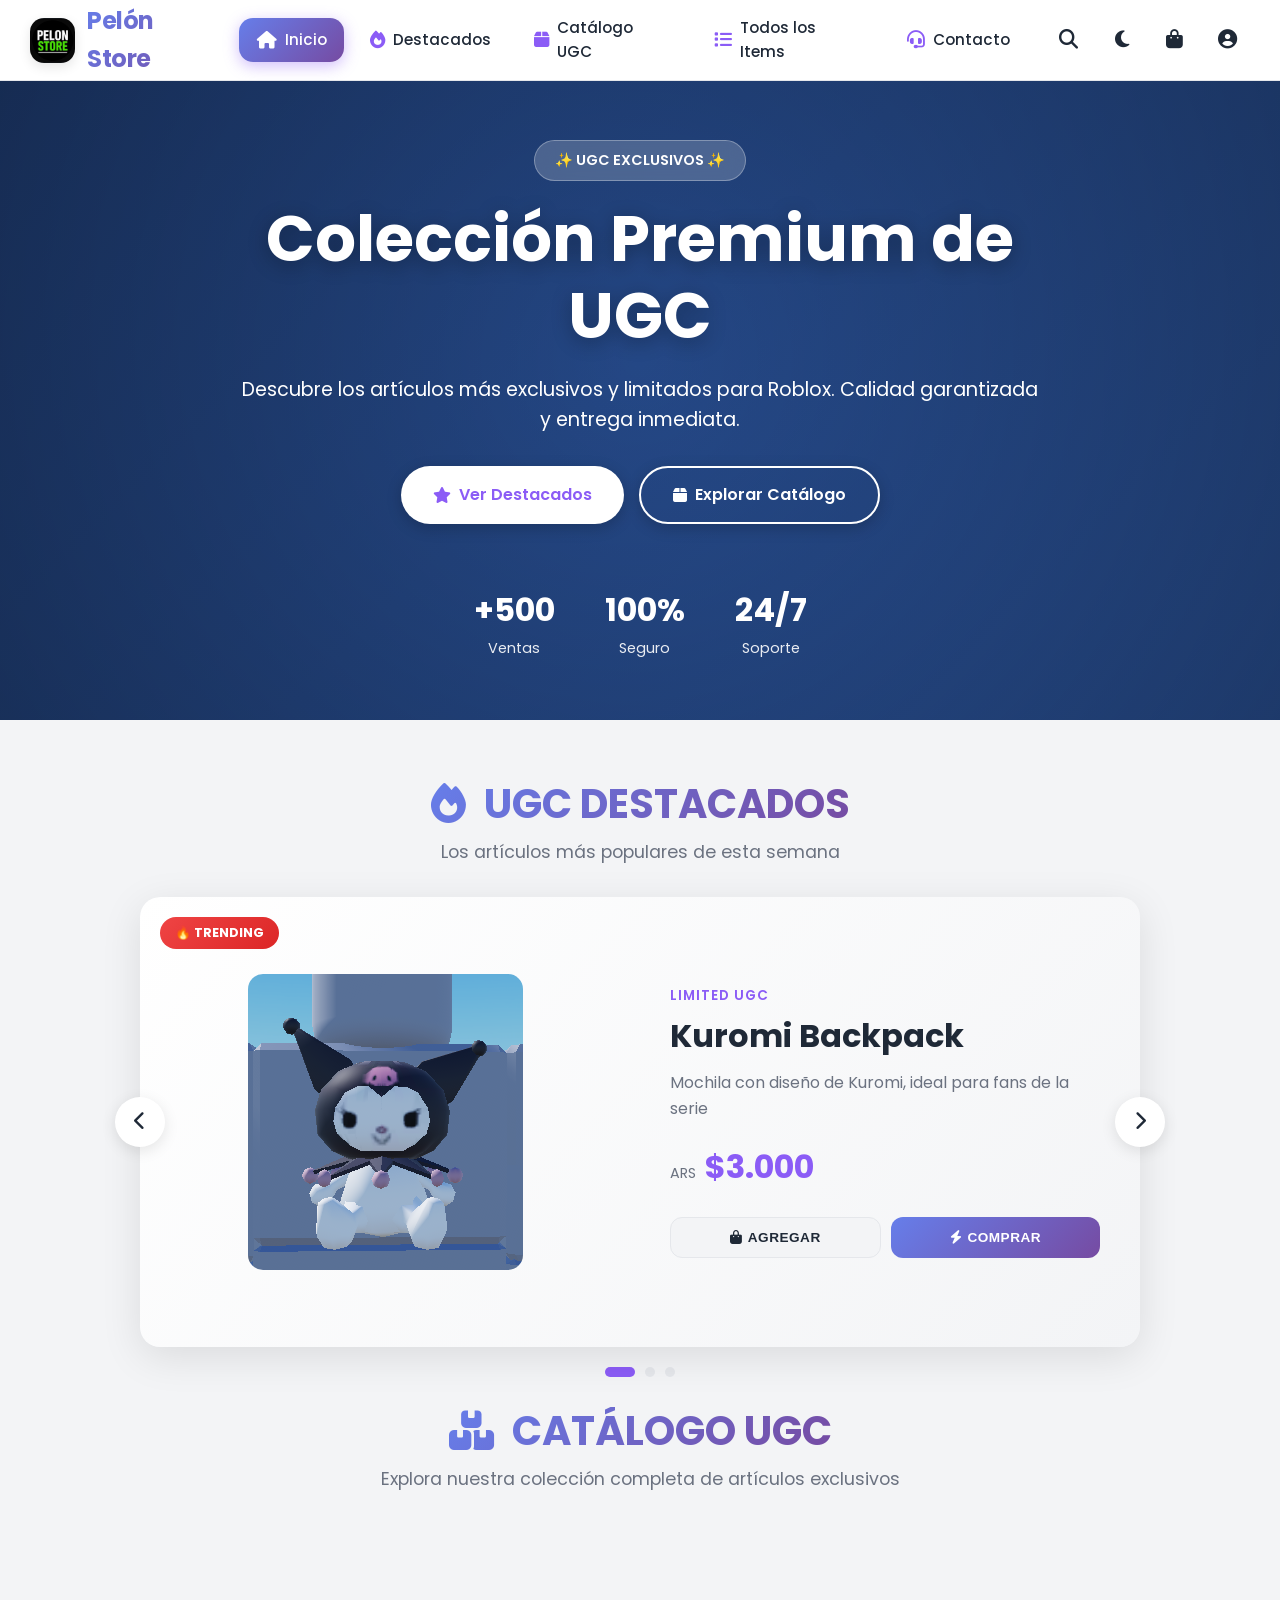
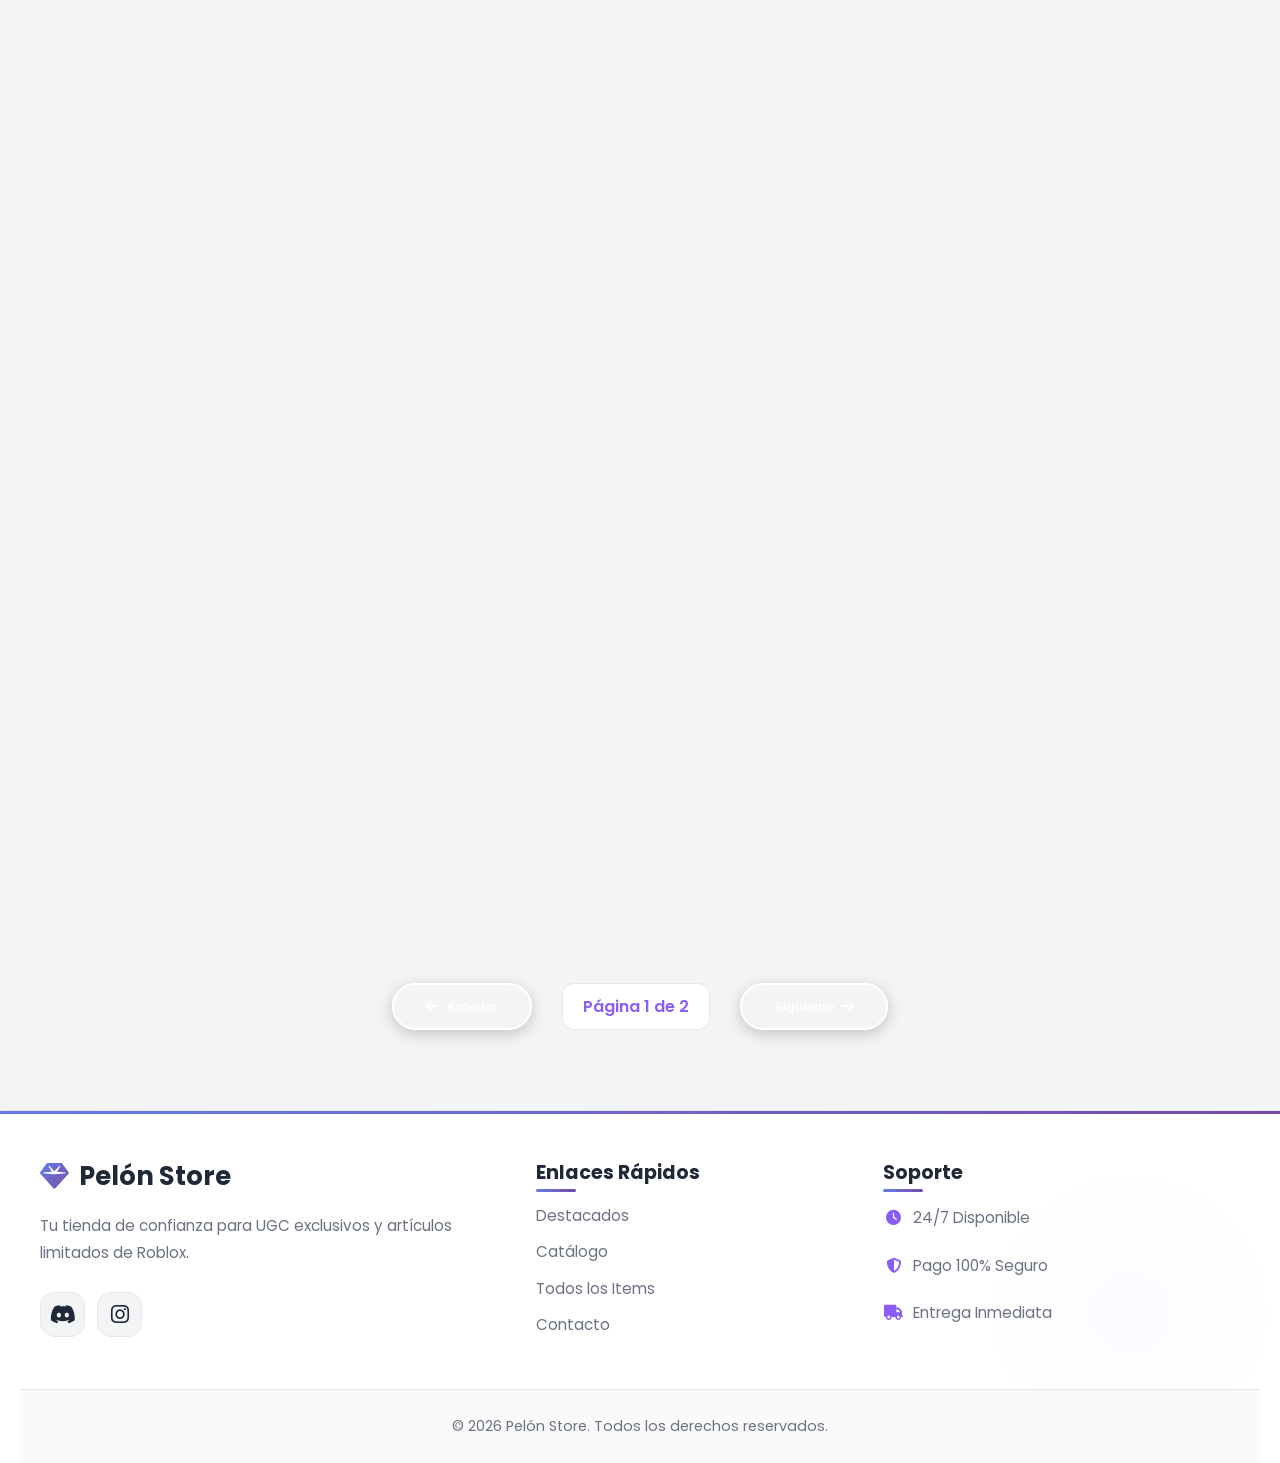
<file: index.html>
<!DOCTYPE html>
<html lang="es">

<head>
    <meta charset="UTF-8" />
    <meta name="viewport" content="width=device-width, initial-scale=1.0" />
    <title>Pelón Store | UGC & Limiteds Exclusivos</title>
    <meta name="description"
        content="Tienda de UGC y artículos exclusivos para Roblox. Entrega inmediata y seguridad garantizada." />
    <link rel="preconnect" href="https://fonts.googleapis.com" />
    <link rel="preconnect" href="https://fonts.gstatic.com" crossorigin />
    <link href="https://fonts.googleapis.com/css2?family=Poppins:wght@400;500;600;700;800&display=swap"
        rel="stylesheet" />
    <link rel="stylesheet" href="/src/styles/styles.css" />
    <link rel="icon" type="image/png" href="/src/assets/logo1.png">
    <link rel="stylesheet" href="https://cdnjs.cloudflare.com/ajax/libs/font-awesome/6.5.2/css/all.min.css" />
</head>

<body>
    <!-- PRELOADER MEJORADO -->
    <div id="preloader">
        <div class="preloader-content">
            <div class="preloader-logo">
                <img src="/src/assets/logo1.png" alt="Pelón Store Logo" />
            </div>
            <div class="preloader-spinner">
                <div class="spinner-ring"></div>
                <div class="spinner-ring"></div>
                <div class="spinner-ring"></div>
            </div>
            <div class="preloader-text">
                <span class="preloader-title">Pelón Store</span>
                <span class="preloader-subtitle">Cargando UGC Exclusivos...</span>
            </div>
            <div class="preloader-progress">
                <div class="progress-bar"></div>
            </div>
        </div>
    </div>

    <!-- NAVBAR MEJORADO -->
    <nav class="navbar fixed-navbar">
        <div class="navbar-container">
            <!-- Logo -->
            <div class="logo">
                <img src="/src/assets/logo1.png" alt="Pelón Store Logo" />
                <span class="logo-text">Pelón Store</span>
            </div>

            <!-- Menú de navegación principal -->
            <div class="nav-links" id="nav-links">
                <a href="index.html" class="nav-link active">
                    <i class="fas fa-home"></i>
                    <span>Inicio</span>
                </a>
                <a href="#featured" class="nav-link">
                    <i class="fas fa-fire"></i>
                    <span>Destacados</span>
                </a>
                <a href="#paquetes" class="nav-link">
                    <i class="fas fa-box"></i>
                    <span>Catálogo UGC</span>
                </a>
                <a href="todos.html" class="nav-link">
                    <i class="fas fa-list"></i>
                    <span>Todos los Items</span>
                </a>
                <a href="contacto.html" class="nav-link">
                    <i class="fas fa-headset"></i>
                    <span>Contacto</span>
                </a>
            </div>

            <!-- Utilidades de navegación -->
            <div class="nav-utils">
                <!-- Búsqueda -->
                <button id="search-toggle" class="nav-icon-btn" title="Buscar">
                    <i class="fas fa-search"></i>
                </button>

                <!-- Tema oscuro/claro -->
                <button id="theme-toggle" class="nav-icon-btn" title="Cambiar tema">
                    <i class="fas fa-moon"></i>
                </button>

                <!-- Carrito -->
                <div class="cart-icon-wrapper">
                    <button class="nav-icon-btn cart-icon" title="Carrito">
                        <i class="fas fa-shopping-bag"></i>
                        <span class="cart-count">0</span>
                    </button>
                </div>

                <!-- Menú usuario (opcional) -->
                <button id="user-menu-toggle" class="nav-icon-btn" title="Mi cuenta">
                    <i class="fas fa-user-circle"></i>
                </button>

                <!-- Menú móvil -->
                <button class="nav-toggle" id="nav-toggle" title="Menú">
                    <span class="hamburger">
                        <span class="hamburger-line"></span>
                        <span class="hamburger-line"></span>
                        <span class="hamburger-line"></span>
                    </span>
                </button>
            </div>
        </div>

        <!-- Barra de búsqueda expandible -->
        <div class="search-bar" id="search-bar">
            <div class="search-container">
                <i class="fas fa-search search-icon"></i>
                <input type="text" placeholder="Buscar UGC, items exclusivos..." class="search-input">
                <button class="search-close" id="search-close">
                    <i class="fas fa-times"></i>
                </button>
            </div>
        </div>
    </nav>

    <section class="hero store-hero parallax-hero">
        <div class="hero-overlay"></div>
        <div class="hero-content">
            <span class="hero-badge">✨ UGC EXCLUSIVOS ✨</span>
            <h1 class="fade-in-up">Colección Premium de UGC</h1>
            <p class="fade-in-up delay-200">Descubre los artículos más exclusivos y limitados para Roblox. Calidad
                garantizada y entrega inmediata.</p>
            <div class="hero-buttons fade-in-up delay-200">
                <a class="cta-button pulse-effect" href="#featured">
                    <i class="fas fa-star"></i> Ver Destacados
                </a>
                <a class="cta-button secondary-cta" href="#paquetes">
                    <i class="fas fa-box"></i> Explorar Catálogo
                </a>
            </div>
        </div>
        <div class="hero-stats">
            <div class="stat-item">
                <span class="stat-number">+500</span>
                <span class="stat-label">Ventas</span>
            </div>
            <div class="stat-item">
                <span class="stat-number">100%</span>
                <span class="stat-label">Seguro</span>
            </div>
            <div class="stat-item">
                <span class="stat-number">24/7</span>
                <span class="stat-label">Soporte</span>
            </div>
        </div>
    </section>

    <main class="container">

        <section id="featured" class="slider-section reveal">
            <div class="section-header">
                <h2 class="section-title">
                    <i class="fas fa-fire"></i> UGC DESTACADOS
                </h2>
                <p class="section-subtitle">Los artículos más populares de esta semana</p>
            </div>

            <div class="carousel-container">
                <button class="slider-btn prev-btn"><i class="fas fa-chevron-left"></i></button>

                <div class="carousel-track-container">
                    <ul class="carousel-track">
                        <li class="carousel-slide current-slide" data-product-id="KuromiBackPack">
                            <div class="ugc-card featured-slide">
                                <div class="ugc-card-image">
                                    <img src="/src/assets/MochilaKuromi.png" alt="Kuromi Backpack UGC">
                                    <div class="ugc-badge hot">🔥 TRENDING</div>
                                </div>
                                <div class="ugc-card-content">
                                    <span class="ugc-category">Limited UGC</span>
                                    <h3>Kuromi Backpack</h3>
                                    <p class="ugc-description">Mochila con diseño de Kuromi, ideal para fans de la serie</p>
                                    <div class="ugc-price">
                                        <span class="currency">ARS</span>
                                        <span class="amount">$3.000</span>
                                    </div>
                                    <div class="product-buttons">
                                        <button class="add-to-cart-btn" data-product-name="Kuromi Backpack" data-price="3000" data-img-src="/src/assets/MochilaKuromi.png">
                                            <i class="fas fa-shopping-bag"></i> Agregar
                                        </button>
                                        <button class="buy-now-btn" data-product-name="Kuromi Backpack" data-price="3000">
                                            <i class="fas fa-bolt"></i> Comprar
                                        </button>
                                    </div>
                                </div>
                            </div>
                        </li>

                        <li class="carousel-slide" data-product-id="PompompurinBackPack">
                            <div class="ugc-card featured-slide">
                                <div class="ugc-card-image">
                                    <img src="/src/assets/MochilaPompompurin.png" alt="Mochila Pompompurin">
                                    <div class="ugc-badge exclusive">⭐ EXCLUSIVO</div>
                                </div>
                                <div class="ugc-card-content">
                                    <span class="ugc-category">Limited UGC</span>
                                    <h3>Pompompurin Backpack</h3>
                                    <p class="ugc-description">Mochila con diseño de Pompompurin, ideal para fans de la serie</p>
                                    <div class="ugc-price">
                                        <span class="currency">ARS</span>
                                        <span class="amount">$3.000</span>
                                    </div>
                                    <div class="product-buttons">
                                        <button class="add-to-cart-btn" data-product-name="Pompompurin Backpack" data-price="3000" data-img-src="/src/assets/MochilaPompompurin.png">
                                            <i class="fas fa-shopping-bag"></i> Agregar
                                        </button>
                                        <button class="buy-now-btn" data-product-name="Pompompurin Backpack" data-price="3000">
                                            <i class="fas fa-bolt"></i> Comprar
                                        </button>
                                    </div>
                                </div>
                            </div>
                        </li>

                        <li class="carousel-slide" data-product-id="CinnamorollBackPack">
                            <div class="ugc-card featured-slide">
                                <div class="ugc-card-image">
                                    <img src="/src/assets/MochilaCinnamoroll.png" alt="Mochila Cinnamoroll">
                                    <div class="ugc-badge limited">💎 LIMITED</div>
                                </div>
                                <div class="ugc-card-content">
                                    <span class="ugc-category">Legendary UGC</span>
                                    <h3>Cinnamoroll Backpack</h3>
                                    <p class="ugc-description">Mochila con diseño de Cinnamoroll, ideal para fans de la serie</p>
                                    <div class="ugc-price">
                                        <span class="currency">ARS</span>
                                        <span class="amount">$3.000</span>
                                    </div>
                                    <div class="product-buttons">
                                        <button class="add-to-cart-btn" data-product-name="Cinnamoroll Backpack" data-price="3000" data-img-src="/src/assets/MochilaCinnamoroll.png">
                                            <i class="fas fa-shopping-bag"></i> Agregar
                                        </button>
                                        <button class="buy-now-btn" data-product-name="Cinnamoroll Backpack" data-price="3000">
                                            <i class="fas fa-bolt"></i> Comprar
                                        </button>
                                    </div>
                                </div>
                            </div>
                        </li>
                    </ul>
                </div>

                <button class="slider-btn next-btn"><i class="fas fa-chevron-right"></i></button>

                <div class="carousel-nav">
                    <button class="carousel-indicator current-slide"></button>
                    <button class="carousel-indicator"></button>
                    <button class="carousel-indicator"></button>
                </div>
            </div>
        </section>

        <div class="section-header reveal" id="paquetes">
            <h2 class="section-title">
                <i class="fas fa-boxes"></i> CATÁLOGO UGC
            </h2>
            <p class="section-subtitle">Explora nuestra colección completa de artículos exclusivos</p>
        </div>

        <section class="packages">
            <div class="package-grid">
                <div class="package-card product-card reveal" data-product-id="HatKirby">
                    <div class="package-img">
                        <img class="zoomable-img" src="/src/assets/SombreroKirby.png" alt="HatKirby" />
                        <div class="rarity-badge legendary">UGC Kirby</div>
                    </div>
                    <div class="package-details">
                        <h3>Hat Kirby</h3>
                        <div class="package-price">$3.000 ARS</div>
                        <div class="stock-badge">📦 Stock: 1 unidad</div>
                        <div class="features">
                            <div class="feature"><i class="fas fa-check-circle"></i> Entrega por Discord</div>
                            <div class="feature"><i class="fas fa-check-circle"></i> Soporte 24/7</div>
                        </div>
                        <div class="product-buttons">
                            <button class="add-to-cart-btn" data-product-name="Hat Kirby" data-price="3000" data-img-src="/src/assets/SombreroKirby.png">
                                <i class="fas fa-shopping-bag"></i> Agregar
                            </button>
                            <button class="buy-now-btn" data-product-name="Hat Kirby" data-price="3000">
                                <i class="fas fa-bolt"></i> Comprar
                            </button>
                        </div>
                    </div>
                </div>

                <div class="package-card product-card reveal" data-product-id="KirbyPet">
                    <div class="package-img">
                        <img class="zoomable-img" src="/src/assets/Kirby.png" alt="Kirby UGC" />
                        <div class="rarity-badge legendary">UGC Kirby</div>
                    </div>
                    <div class="package-details">
                        <h3>Pet Kirby</h3>
                        <div class="package-price">$3.000 ARS</div>
                        <div class="stock-badge">📦 Stock: 1 unidad</div>
                        <div class="features">
                            <div class="feature"><i class="fas fa-check-circle"></i> Entrega por Discord</div>
                            <div class="feature"><i class="fas fa-check-circle"></i> Soporte 24/7</div>
                        </div>
                        <div class="product-buttons">
                            <button class="add-to-cart-btn" data-product-name="Pet Kirby" data-price="3000" data-img-src="/src/assets/Kirby.png">
                                <i class="fas fa-shopping-bag"></i> Agregar
                            </button>
                            <button class="buy-now-btn" data-product-name="Pet Kirby" data-price="3000">
                                <i class="fas fa-bolt"></i> Comprar
                            </button>
                        </div>
                    </div>
                </div>

                <div class="package-card product-card reveal" data-product-id="KeroppiBackpack">
                    <div class="package-img">
                        <img class="zoomable-img" src="/src/assets/MochilaKeroppi.png" alt="Keroppi UGC" />
                        <div class="rarity-badge epic">UGC Keroppi</div>
                    </div>
                    <div class="package-details">
                        <h3>Keroppi UGC</h3>
                        <div class="package-price">$3.000 ARS</div>
                        <div class="stock-badge">📦 Stock: 1 unidad</div>
                        <div class="features">
                            <div class="feature"><i class="fas fa-check-circle"></i> Entrega por Discord</div>
                            <div class="feature"><i class="fas fa-check-circle"></i> Soporte 24/7</div>
                        </div>
                        <div class="product-buttons">
                            <button class="add-to-cart-btn" data-product-name="Keroppi UGC" data-price="3000" data-img-src="/src/assets/MochilaKeroppi.png">
                                <i class="fas fa-shopping-bag"></i> Agregar
                            </button>
                            <button class="buy-now-btn" data-product-name="Keroppi UGC" data-price="3000">
                                <i class="fas fa-bolt"></i> Comprar
                            </button>
                        </div>
                    </div>
                </div>

                <div class="package-card product-card featured-card reveal" data-product-id="PochaccoBackpack">
                    <div class="featured-ribbon">DESTACADO</div>
                    <div class="package-img">
                        <img class="zoomable-img" src="/src/assets/MochilaPochacco.png" alt="Pochacco UGC" />
                        <div class="rarity-badge mythical">UGB Pochacco</div>
                    </div>
                    <div class="package-details">
                        <h3>Pochacco UGC</h3>
                        <div class="package-price">$3.000 ARS</div>
                        <div class="stock-badge">📦 Stock: 1 unidad</div>
                        <div class="features">
                            <div class="feature"><i class="fas fa-check-circle"></i> Entrega por Discord</div>
                            <div class="feature"><i class="fas fa-check-circle"></i> ¡Doble Seguridad!</div>
                        </div>
                        <div class="product-buttons">
                            <button class="add-to-cart-btn" data-product-name="Pochacco UGC" data-price="3000" data-img-src="/src/assets/MochilaPochacco.png">
                                <i class="fas fa-shopping-bag"></i> Agregar
                            </button>
                            <button class="buy-now-btn" data-product-name="Pochacco UGC" data-price="3000">
                                <i class="fas fa-bolt"></i> Comprar
                            </button>
                        </div>
                    </div>
                </div>

                <div class="package-card product-card reveal" data-product-id="ChococatPet">
                    <div class="package-img">
                        <img class="zoomable-img" src="/src/assets/MascotaChococat.png" alt="Chococat UGC" />
                        <div class="rarity-badge rare">UGC Chococat</div>
                    </div>
                    <div class="package-details">
                        <h3>Chococat UGC</h3>
                        <div class="package-price">$3.000 ARS</div>
                        <div class="stock-badge">📦 Stock: 1 unidad</div>
                        <div class="features">
                            <div class="feature"><i class="fas fa-check-circle"></i> Entrega por Discord</div>
                            <div class="feature"><i class="fas fa-check-circle"></i> ¡Doble Seguridad!</div>
                        </div>
                        <div class="product-buttons">
                            <button class="add-to-cart-btn" data-product-name="Chococat UGC" data-price="3000" data-img-src="/src/assets/MascotaChococat.png">
                                <i class="fas fa-shopping-bag"></i> Agregar
                            </button>
                            <button class="buy-now-btn" data-product-name="Chococat UGC" data-price="3000">
                                <i class="fas fa-bolt"></i> Comprar
                            </button>
                        </div>
                    </div>
                </div>

                <div class="package-card product-card reveal" data-product-id="GafasPompompurin">
                    <div class="package-img">
                        <img class="zoomable-img" src="/src/assets/GafasPompompurin.png" alt="Pompompurin UGC" />
                        <div class="rarity-badge epic">Glasses Pompompurin</div>
                    </div>
                    <div class="package-details">
                        <h3>Glasses Pompompurin UGC</h3>
                        <div class="package-price">$3.000 ARS</div>
                        <div class="stock-badge">📦 Stock: 1 unidad</div>
                        <div class="features">
                            <div class="feature"><i class="fas fa-check-circle"></i> Entrega por Discord</div>
                            <div class="feature"><i class="fas fa-check-circle"></i> Soporte prioritario</div>
                        </div>
                        <div class="product-buttons">
                            <button class="add-to-cart-btn" data-product-name="Glasses Pompompurin UGC" data-price="3000" data-img-src="/src/assets/GafasPompompurin.png">
                                <i class="fas fa-shopping-bag"></i> Agregar
                            </button>
                            <button class="buy-now-btn" data-product-name="Glasses Pompompurin UGC" data-price="3000">
                                <i class="fas fa-bolt"></i> Comprar
                            </button>
                        </div>
                    </div>
                </div>

                <div class="package-card product-card featured-card reveal" data-product-id="ChainKirby">
                    <div class="featured-ribbon">DESTACADO</div>
                    <div class="package-img">
                        <img class="zoomable-img" src="/src/assets/CadenaKirby.png" alt="Chain Kirby UGC" />
                        <div class="rarity-badge legendary">CHAIN KIRBY</div>
                    </div>
                    <div class="package-details">
                        <h3>Chain Kirby UGC</h3>
                        <div class="package-price">$3.000 ARS</div>
                        <div class="stock-badge">📦 Stock: 1 unidad</div>
                        <div class="features">
                            <div class="feature"><i class="fas fa-check-circle"></i> Entrega por Discord</div>
                            <div class="feature"><i class="fas fa-check-circle"></i> Soporte prioritario</div>
                        </div>
                        <div class="product-buttons">
                            <button class="add-to-cart-btn" data-product-name="Chain Kirby UGC" data-price="3000" data-img-src="/src/assets/CadenaKirby.png">
                                <i class="fas fa-shopping-bag"></i> Agregar
                            </button>
                            <button class="buy-now-btn" data-product-name="Chain Kirby UGC" data-price="3000">
                                <i class="fas fa-bolt"></i> Comprar
                            </button>
                        </div>
                    </div>
                </div>

                <div class="package-card product-card reveal" data-product-id="GlassKirby">
                    <div class="package-img">
                        <img class="zoomable-img" src="/src/assets/GafasKirby.png" alt="Glasses Kirby UGC" />
                        <div class="rarity-badge legendary">UGC KIRBY</div>
                    </div>
                    <div class="package-details">
                        <h3>Glasses Kirby UGC</h3>
                        <div class="package-price">$3.000 ARS</div>
                        <div class="stock-badge">📦 Stock: 1 unidad</div>
                        <div class="features">
                            <div class="feature"><i class="fas fa-check-circle"></i> Entrega por Discord</div>
                            <div class="feature"><i class="fas fa-check-circle"></i> Soporte VIP</div>
                        </div>
                        <div class="product-buttons">
                            <button class="add-to-cart-btn" data-product-name="Glasses Kirby UGC" data-price="3000" data-img-src="/src/assets/GafasKirby.png">
                                <i class="fas fa-shopping-bag"></i> Agregar
                            </button>
                            <button class="buy-now-btn" data-product-name="Glasses Kirby UGC" data-price="3000">
                                <i class="fas fa-bolt"></i> Comprar
                            </button>
                        </div>
                    </div>
                </div>

                <div class="package-card product-card reveal" data-product-id="AretesKirby">
                    <div class="package-img">
                        <img class="zoomable-img" src="/src/assets/KirbyAretes.png" alt="Aretes Kirby UGC" />
                        <div class="rarity-badge legendary">UGC KIRBY</div>
                    </div>
                    <div class="package-details">
                        <h3>Earrings Kirby</h3>
                        <div class="package-price">$3.000 ARS</div>
                        <div class="stock-badge">📦 Stock: 1 unidad</div>
                        <div class="features">
                            <div class="feature"><i class="fas fa-check-circle"></i> Entrega por Discord</div>
                            <div class="feature"><i class="fas fa-check-circle"></i> Soporte VIP</div>
                        </div>
                        <div class="product-buttons">
                            <button class="add-to-cart-btn" data-product-name="Earrings Kirby UGC" data-price="3000" data-img-src="/src/assets/KirbyAretes.png">
                                <i class="fas fa-shopping-bag"></i> Agregar
                            </button>
                            <button class="buy-now-btn" data-product-name="Earrings Kirby UGC" data-price="3000">
                                <i class="fas fa-bolt"></i> Comprar
                            </button>
                        </div>
                    </div>
                </div>

                <!-- TARJETA PRÓXIMAMENTE - DISEÑO GLASS PREMIUM -->
                <div class="package-card product-card coming-soon-card reveal">
                    <div class="coming-soon-overlay">
                        <span class="coming-soon-badge">
                            <i class="fas fa-hourglass-half"></i> PRÓXIMAMENTE
                        </span>
                    </div>
                    <div class="package-img coming-soon-img">
                        <div class="coming-soon-icon">
                            <i class="fas fa-crown"></i>
                        </div>
                        <div class="rarity-badge mystery">COMING SOON</div>
                    </div>
                    <div class="package-details">
                        <h3 class="coming-soon-title">
                            <i class="fas fa-gem"></i>
                            COMING SOON
                        </h3>
                        <div class="package-price coming-soon-price">
                            --- <small>ARS</small>
                        </div>
                        <div class="stock-badge coming-soon-stock">
                            <i class="fas fa-calendar-star"></i> Disponible próximamente
                        </div>
                        <div class="features">
                            <div class="feature"><i class="fas fa-check-circle"></i> Diseño exclusivo</div>
                            <div class="feature"><i class="fas fa-check-circle"></i> Calidad garantizada</div>
                        </div>
                        <div class="product-buttons">
                            <button class="add-to-cart-btn" disabled>
                                <i class="far fa-bell"></i> Recordarme
                            </button>
                            <button class="buy-now-btn" disabled>
                                <i class="far fa-clock"></i> Esperar
                            </button>
                        </div>
                    </div>
                </div>
            </div>
        </section>

        <div class="pagination-controls">
            <button class="cta-button secondary-cta" id="prev-page" disabled>
                <i class="fas fa-arrow-left"></i> Anterior
            </button>
            <span id="page-info">Página 1 de 3</span>
            <button class="cta-button secondary-cta" id="next-page">
                Siguiente <i class="fas fa-arrow-right"></i>
            </button>
        </div>
    </main>

    <div id="cart-modal" class="modal">
        <div class="modal-content cart-content">
            <span class="modal-close-btn cart-close-btn">&times;</span>
            <div class="payment-header">
                <i class="fas fa-shopping-bag"></i>
                <h2>Tu Carrito de UGC</h2>
            </div>

            <div id="cart-items-container" class="cart-items-container">
                <p id="empty-cart-message" style="text-align: center; padding: 20px; color: var(--text-color-secondary);">
                    Tu carrito está vacío. ¡Añade algunos artículos UGC!
                </p>
            </div>

            <div class="cart-summary">
                <div class="summary-line">
                    <span>Subtotal:</span>
                    <strong id="cart-subtotal">$0 ARS</strong>
                </div>
                <div class="summary-line total-line">
                    <span>Total a Pagar:</span>
                    <strong id="cart-total">$0 ARS</strong>
                </div>
            </div>

            <button id="checkout-button" class="cta-button pulse-effect" disabled>
                <i class="fas fa-check-circle"></i> CONTINUAR AL PAGO
            </button>
            <p class="small-text-note">Al continuar, aceptas la compra de todos los artículos listados.</p>
        </div>
    </div>

    <div id="payment-modal" class="modal">
        <div class="modal-content payment-content">
            <span class="modal-close-btn payment-close-btn">&times;</span>

            <div class="payment-header">
                <i class="fas fa-gem"></i>
                <h2>Finalizar Compra</h2>
                <p class="payment-subtitle">Completa el pago para recibir tu UGC</p>
            </div>

            <div class="payment-body">
                <div class="payment-step">
                    <div class="step-header">
                        <span class="step-number">1</span>
                        <h3>Realiza el Pago</h3>
                    </div>

                    <div class="payment-box">
                        <div class="payment-methods">
                            <span class="payment-method-badge">
                                <i class="fas fa-mobile-alt"></i> Mercado Pago
                            </span>
                            <span class="payment-method-badge">
                                <i class="fas fa-university"></i> Transferencia
                            </span>
                        </div>

                        <div class="alias-container">
                            <div class="alias-item">
                                <span class="alias-label">
                                    <i class="fas fa-user-circle"></i> Alias
                                </span>
                                <span class="alias-value" id="payment-alias-display">joasz16</span>
                                <button class="copy-btn" data-copy="joasz16" title="Copiar alias">
                                    <i class="far fa-copy"></i>
                                </button>
                            </div>

                            <div class="alias-item">
                                <span class="alias-label">
                                    <i class="fas fa-barcode"></i> CVU
                                </span>
                                <span class="alias-value" id="payment-cvu-display">0000003100019492380130</span>
                                <button class="copy-btn" data-copy="0000003100019492380130" title="Copiar CVU">
                                    <i class="far fa-copy"></i>
                                </button>
                            </div>
                        </div>

                        <div class="warning-note">
                            <i class="fas fa-exclamation-triangle"></i>
                            <span>Asegúrate de enviar el monto exacto para evitar demoras</span>
                        </div>
                    </div>
                </div>
                <div class="payment-step">
                    <div class="step-header">
                        <span class="step-number">2</span>
                        <h3>Envía tu Comprobante</h3>
                    </div>

                    <div class="product-summary">
                        <div class="product-summary-header">
                            <span class="total-label">Total a Pagar</span>
                            <span class="total-amount" id="payment-total-amount">$0 ARS</span>
                        </div>

                        <div class="product-list" id="payment-product-list">
                        </div>
                    </div>

                    <div class="contact-section">
                        <p class="contact-title">Contáctanos con la captura del pago</p>

                        <div class="contact-grid">
                            <a href="https://discord.com/invite/KjbQCNTPWd" target="_blank" class="contact-btn discord-btn">
                                <i class="fab fa-discord"></i>
                                <span>Discord</span>
                                <small>Soporte Rápido</small>
                            </a>
                            <a href="https://www.instagram.com/pelon.shop" target="_blank" class="contact-btn instagram-btn">
                                <i class="fab fa-instagram"></i>
                                <span>Instagram</span>
                                <small>Síguenos</small>
                            </a>
                        </div>
                    </div>

                    <div class="final-message">
                        <p>
                            <i class="fas fa-heart"></i>
                            ¡Gracias por confiar en Pelón Store!
                            <i class="fas fa-heart"></i>
                        </p>
                        <p style="font-size: 0.85rem; margin-top: 10px;">
                            Entrega inmediata · Soporte 24/7 · 100% Seguro
                        </p>
                    </div>
                </div>
            </div>
        </div>
    </div>

    <footer class="footer">
        <div class="footer-content">
            <div class="footer-section">
                <h3><i class="fas fa-gem"></i> Pelón Store</h3>
                <p>Tu tienda de confianza para UGC exclusivos y artículos limitados de Roblox.</p>
                <div class="social-links">
                    <a href="https://discord.com/invite/KjbQCNTPWd"><i class="fab fa-discord"></i></a>
                    <a href="https://www.instagram.com/pelon.shop"><i class="fab fa-instagram"></i></a>
                </div>
            </div>
            <div class="footer-section">
                <h4>Enlaces Rápidos</h4>
                <a href="#featured">Destacados</a>
                <a href="#paquetes">Catálogo</a>
                <a href="todos.html">Todos los Items</a>
                <a href="contacto.html">Contacto</a>
            </div>
            <div class="footer-section">
                <h4>Soporte</h4>
                <p><i class="fas fa-clock"></i> 24/7 Disponible</p>
                <p><i class="fas fa-shield-alt"></i> Pago 100% Seguro</p>
                <p><i class="fas fa-truck"></i> Entrega Inmediata</p>
            </div>
        </div>
        <div class="copyright">
            &copy; 2026 Pelón Store. Todos los derechos reservados.<br>
        </div>
    </footer>

    <div id="image-modal" class="modal">
        <span class="modal-close-btn">&times;</span>
        <img class="modal-content" id="full-image" alt="Imagen Completa del Producto">
        <div id="image-caption"></div>
    </div>

    <script>
        document.addEventListener("DOMContentLoaded", () => {
            const root = document.documentElement;
            const cartKey = "cart";
            let cart = JSON.parse(localStorage.getItem(cartKey)) || [];
            const cartCountSpan = document.querySelector(".cart-count");

            const cartModal = document.getElementById("cart-modal");
            const cartCloseBtn = document.querySelector(".cart-close-btn");
            const paymentModal = document.getElementById("payment-modal");
            const cartItemsContainer = document.getElementById("cart-items-container");
            const emptyCartMessage = document.getElementById("empty-cart-message");
            const cartSubtotalSpan = document.getElementById("cart-subtotal");
            const cartTotalSpan = document.getElementById("cart-total");
            const checkoutButton = document.getElementById("checkout-button");

            const formatPrice = (price) => {
                return `$${price.toLocaleString("es-AR", { minimumFractionDigits: 0 })} ARS`;
            };

            // Función para mostrar toast de notificación
            const showToast = (message, type = 'success') => {
                const toast = document.createElement('div');
                toast.style.cssText = `
                    position: fixed;
                    bottom: 30px;
                    left: 50%;
                    transform: translateX(-50%);
                    background: var(--gradient-primary, linear-gradient(135deg, #667eea 0%, #764ba2 100%));
                    color: white;
                    padding: 12px 24px;
                    border-radius: 50px;
                    font-weight: 500;
                    box-shadow: 0 10px 25px rgba(0,0,0,0.2);
                    z-index: 10000;
                    animation: slideUp 0.3s ease;
                `;
                toast.textContent = message;
                document.body.appendChild(toast);
                
                setTimeout(() => {
                    toast.style.opacity = '0';
                    toast.style.transition = 'opacity 0.3s ease';
                    setTimeout(() => toast.remove(), 300);
                }, 2000);
            };

            // Función para configurar los botones de copiar
            const setupCopyButtons = () => {
                document.querySelectorAll('.copy-btn').forEach(btn => {
                    btn.addEventListener('click', async (e) => {
                        e.stopPropagation();
                        const textToCopy = btn.dataset.copy;
                        
                        try {
                            await navigator.clipboard.writeText(textToCopy);
                            
                            // Feedback visual
                            const originalHTML = btn.innerHTML;
                            btn.innerHTML = '<i class="fas fa-check"></i>';
                            btn.classList.add('copied');
                            
                            setTimeout(() => {
                                btn.innerHTML = originalHTML;
                                btn.classList.remove('copied');
                            }, 2000);
                            
                            showToast('¡Copiado al portapapeles!');
                        } catch (err) {
                            console.error('Error al copiar:', err);
                            showToast('Error al copiar', 'error');
                        }
                    });
                });
            };

            // Función para abrir el modal de pago
            const openPaymentModal = (cartItems, totalAmount) => {
                const productList = document.getElementById('payment-product-list');
                const totalAmountSpan = document.getElementById('payment-total-amount');
                
                if (!paymentModal || !productList || !totalAmountSpan) return;
                
                // Actualizar total
                totalAmountSpan.textContent = totalAmount;
                
                // Renderizar lista de productos
                if (cartItems && cartItems.length > 0) {
                    productList.innerHTML = cartItems.map(item => `
                        <div class="product-list-item">
                            <img src="${item.image}" alt="${item.name}" onerror="this.src='/src/assets/default_placeholder.png'">
                            <div class="product-list-info">
                                <div class="product-list-name">${item.name}</div>
                                <div class="product-list-quantity">Cantidad: ${item.quantity}</div>
                            </div>
                            <div class="product-list-price">${formatPrice(item.price * item.quantity)}</div>
                        </div>
                    `).join('');
                }
                
                // Configurar los datos de pago
                const aliasDisplay = document.getElementById('payment-alias-display');
                const cvuDisplay = document.getElementById('payment-cvu-display');
                
                if (aliasDisplay) {
                    aliasDisplay.textContent = 'joasz16';
                    aliasDisplay.parentElement.querySelector('.copy-btn').dataset.copy = 'joasz16';
                }
                if (cvuDisplay) {
                    cvuDisplay.textContent = '0000003100019492380130';
                    cvuDisplay.parentElement.querySelector('.copy-btn').dataset.copy = '0000003100019492380130';
                }
                
                paymentModal.style.display = 'block';
                setupCopyButtons();
            };

            // Función para compra directa (Buy Now)
            const openDirectPurchaseModal = (product) => {
                const cartItems = [{
                    ...product,
                    quantity: 1
                }];
                const totalAmount = formatPrice(product.price);
                
                openPaymentModal(cartItems, totalAmount);
            };

            const updateCartCount = () => {
                const totalItems = cart.reduce((sum, item) => sum + item.quantity, 0);
                cartCountSpan.textContent = totalItems;
                cartCountSpan.style.display = totalItems > 0 ? "flex" : "none";

                if (checkoutButton) {
                    checkoutButton.disabled = totalItems === 0;
                }

                if (emptyCartMessage) {
                    emptyCartMessage.style.display = totalItems > 0 ? "none" : "block";
                }
            };

            const calculateCartTotals = () => {
                const subtotal = cart.reduce(
                    (sum, item) => sum + item.price * item.quantity,
                    0,
                );
                const total = subtotal;

                if (cartSubtotalSpan) cartSubtotalSpan.textContent = formatPrice(subtotal);
                if (cartTotalSpan) cartTotalSpan.textContent = formatPrice(total);
            };

            const renderCartItems = () => {
                if (!cartItemsContainer) return;

                if (cart.length === 0) {
                    cartItemsContainer.innerHTML = "";
                } else {
                    cartItemsContainer.innerHTML = cart
                        .map(
                            (item) => `
                            <div class="cart-item">
                                <img src="${item.image}" alt="${item.name}" onerror="this.src='/src/assets/default_placeholder.png'">
                                <div class="item-details">
                                    <h3>${item.name}</h3>
                                    <p class="item-price-single">${formatPrice(item.price)} c/u</p>
                                </div>
                                <div class="item-quantity-control">
                                    <button class="minus-btn" data-id="${item.id}">-</button>
                                    <span class="item-quantity">${item.quantity}</span>
                                    <button class="plus-btn" data-id="${item.id}">+</button>
                                </div>
                                <span class="item-total">${formatPrice(item.price * item.quantity)}</span>
                                <button class="remove-item-btn" data-id="${item.id}">
                                    <i class="fas fa-trash-alt"></i>
                                </button>
                            </div>
                        `,
                        )
                        .join("");
                }
                updateCartCount();
                calculateCartTotals();
            };

            const updateItemQuantity = (productId, change) => {
                const item = cart.find((item) => item.id === productId);
                const maxStock = productStock[productId] || 0;

                if (item) {
                    const newQuantity = item.quantity + change;

                    if (newQuantity > maxStock && change > 0) {
                        showToast(`¡Stock limitado! Máximo ${maxStock} unidad(es)`, 'warning');
                        return;
                    }

                    if (newQuantity <= 0) {
                        removeItemFromCart(productId);
                    } else {
                        item.quantity = newQuantity;
                        localStorage.setItem(cartKey, JSON.stringify(cart));
                        updateCartCount();
                        calculateCartTotals();
                        renderCartItems();
                    }
                }
            };

            const removeItemFromCart = (productId) => {
                const itemIndex = cart.findIndex((item) => item.id === productId);

                if (itemIndex > -1) {
                    cart.splice(itemIndex, 1);
                    localStorage.setItem(cartKey, JSON.stringify(cart));
                    updateCartCount();
                    calculateCartTotals();
                    renderCartItems();
                }
            };

            const addToCart = (product) => {
                const existingItem = cart.find((item) => item.id === product.id);
                const maxStock = productStock[product.id] || 0;
                const currentInCart = existingItem ? existingItem.quantity : 0;

                if (maxStock === 0) {
                    showToast(`¡Producto agotado!`, 'error');
                    return false;
                }

                if (currentInCart + 1 > maxStock) {
                    showToast(`¡Stock limitado! Máximo ${maxStock} unidad(es)`, 'warning');
                    return false;
                }

                if (existingItem) {
                    existingItem.quantity += 1;
                } else {
                    cart.push({ ...product, quantity: 1 });
                }

                localStorage.setItem(cartKey, JSON.stringify(cart));
                updateCartCount();
                showToast(`${product.name} añadido al carrito`);
                return true;
            };

            const setupCartListeners = () => {
                if (cartItemsContainer) {
                    cartItemsContainer.addEventListener("click", (e) => {
                        const target = e.target.closest("button");

                        if (!target) return;

                        const productId = target.dataset.id;
                        if (!productId) return;

                        if (target.classList.contains("remove-item-btn")) {
                            if (
                                confirm(
                                    "¿Estás seguro de que quieres eliminar este artículo del carrito?",
                                )
                            ) {
                                removeItemFromCart(productId);
                            }
                        } else if (target.classList.contains("minus-btn")) {
                            updateItemQuantity(productId, -1);
                        } else if (target.classList.contains("plus-btn")) {
                            updateItemQuantity(productId, 1);
                        }
                    });
                }

                if (checkoutButton) {
                    checkoutButton.addEventListener("click", () => {
                        if (cart.length > 0) {
                            const totalAmount = cartTotalSpan.textContent;
                            openPaymentModal(cart, totalAmount);
                            
                            if (cartModal) cartModal.style.display = "none";
                        } else {
                            showToast("Tu carrito está vacío", 'warning');
                        }
                    });
                }

                const cartIcon = document.querySelector(".cart-icon");
                if (cartIcon && cartModal) {
                    cartIcon.addEventListener("click", () => {
                        renderCartItems();
                        cartModal.style.display = "block";
                    });
                }

                if (cartCloseBtn && cartModal) {
                    cartCloseBtn.addEventListener("click", () => {
                        cartModal.style.display = "none";
                    });
                }

                const paymentCloseBtn = document.querySelector(".payment-close-btn");
                if (paymentCloseBtn && paymentModal) {
                    paymentCloseBtn.addEventListener("click", () => {
                        paymentModal.style.display = "none";
                        document.body.style.overflow = '';
                    });
                }

                window.addEventListener("click", (e) => {
                    if (e.target === cartModal) {
                        cartModal.style.display = "none";
                    }
                    if (e.target === paymentModal) {
                        paymentModal.style.display = "none";
                        document.body.style.overflow = '';
                    }
                });
            };

            // Cerrar modales con tecla Escape
            document.addEventListener('keydown', (e) => {
                if (e.key === 'Escape') {
                    if (paymentModal && paymentModal.style.display === 'block') {
                        paymentModal.style.display = 'none';
                        document.body.style.overflow = '';
                    }
                    if (cartModal && cartModal.style.display === 'block') {
                        cartModal.style.display = 'none';
                    }
                    if (imageModal && imageModal.style.display === 'block') {
                        closeImageModal();
                    }
                }
            });

            const productStock = {
                "KuromiBackPack": 1,
                "PompompurinBackPack": 1,
                "CinnamorollBackPack": 1,
                "HatKirby": 1,
                "KirbyPet": 1,
                "KeroppiBackpack": 1,
                "PochaccoBackpack": 1,
                "ChococatPet": 1,
                "GafasPompompurin": 1,
                "ChainKirby": 1,
                "GlassKirby": 1,
                "AretesKirby": 1
            };

            const themeToggle = document.getElementById("theme-toggle");
            const currentTheme = localStorage.getItem("theme") || "light";

            function setTheme(theme) {
                root.setAttribute("data-theme", theme);
                localStorage.setItem("theme", theme);
                if (theme === "dark") {
                    themeToggle.innerHTML = '<i class="fas fa-sun"></i>';
                } else {
                    themeToggle.innerHTML = '<i class="fas fa-moon"></i>';
                }
            }

            setTheme(currentTheme);

            if (themeToggle) {
                themeToggle.addEventListener("click", () => {
                    const newTheme =
                        root.getAttribute("data-theme") === "dark" ? "light" : "dark";
                    setTheme(newTheme);
                });
            }

            const preloader = document.getElementById("preloader");
            if (preloader) {
                setTimeout(() => {
                    preloader.classList.add("hidden");
                }, 1000);
            }

            const initializeStore = () => {
                document
                    .querySelectorAll(".package-card, .carousel-slide")
                    .forEach((element) => {
                        const id = element.dataset.productId;

                        if (!id || productStock[id] === undefined) return;

                        const stock = productStock[id];
                        const isPackageCard = element.classList.contains("package-card");

                        if (isPackageCard) {
                            const stockElement = element.querySelector(".stock-badge");
                            if (stockElement) {
                                stockElement.textContent = `📦 Stock: ${stock} unidad${stock !== 1 ? "es" : ""}`;
                                if (stock === 0) {
                                    stockElement.style.color = "#ef4444";
                                }
                            }
                        }

                        const buttons = element.querySelectorAll(
                            ".add-to-cart-btn, .buy-now-btn",
                        );
                        if (stock === 0) {
                            buttons.forEach((button) => {
                                button.disabled = true;
                                button.textContent = "AGOTADO";
                                button.style.opacity = "0.5";
                            });
                        } else {
                            buttons.forEach((button) => {
                                button.disabled = false;
                                button.style.opacity = "1";
                            });
                        }
                    });

                document
                    .querySelectorAll(".add-to-cart-btn, .buy-now-btn")
                    .forEach((button) => {
                        if (button.disabled) return;

                        button.addEventListener("click", (e) => {
                            const buttonData = e.currentTarget.dataset;
                            const parentElement = e.currentTarget.closest("[data-product-id]");
                            const id = parentElement ? parentElement.dataset.productId : null;

                            if (!id) {
                                console.error("No se encontró el data-product-id para el botón.");
                                return;
                            }

                            let imageSrc = buttonData.imgSrc;
                            if (!imageSrc) {
                                const imageElement =
                                    parentElement.querySelector("img.zoomable-img") ||
                                    parentElement.querySelector(".ugc-card-image img");
                                if (imageElement) {
                                    imageSrc = imageElement.src;
                                }
                            }

                            const product = {
                                id: id,
                                name: buttonData.productName,
                                price: parseInt(buttonData.price),
                                image: imageSrc || "/src/assets/default_placeholder.png",
                            };

                            if (e.currentTarget.classList.contains("buy-now-btn")) {
                                openDirectPurchaseModal(product);
                            } else {
                                const success = addToCart(product);
                                if (success) {
                                    // Ya se muestra el toast en addToCart
                                }
                            }
                        });
                    });
            };

            const revealElements = document.querySelectorAll(
                ".package-card, .section-title, .section-header",
            );
            const checkReveal = () => {
                const triggerBottom = window.innerHeight * 0.85;
                revealElements.forEach((element) => {
                    const elementTop = element.getBoundingClientRect().top;
                    if (elementTop < triggerBottom) {
                        element.classList.add("reveal", "active");
                    } else {
                        element.classList.remove("active");
                    }
                });
            };
            window.addEventListener("scroll", checkReveal);
            checkReveal();

            const track = document.querySelector(".carousel-track");
            const slides = Array.from(document.querySelectorAll(".carousel-slide"));
            const nextButton = document.querySelector(".next-btn");
            const prevButton = document.querySelector(".prev-btn");
            const dotsNav = document.querySelector(".carousel-nav");

            if (track && slides.length > 0) {
                const slideWidth = slides[0].getBoundingClientRect().width;
                let slideIndex = 0;

                slides.forEach((slide, index) => {
                    slide.style.left = slideWidth * index + "px";
                });

                const moveToSlide = (track, currentSlide, targetSlide) => {
                    track.style.transform = "translateX(-" + targetSlide.style.left + ")";
                    currentSlide.classList.remove("current-slide");
                    targetSlide.classList.add("current-slide");
                    slideIndex = slides.findIndex((slide) => slide === targetSlide);
                };

                const updateDots = (currentDot, targetDot) => {
                    currentDot.classList.remove("current-slide");
                    targetDot.classList.add("current-slide");
                };

                if (nextButton) {
                    nextButton.addEventListener("click", () => {
                        const currentSlide = track.querySelector(".current-slide") || slides[0];
                        const nextSlide = currentSlide.nextElementSibling || slides[0];
                        const currentDot = dotsNav.querySelector(".current-slide");
                        const nextDot =
                            currentDot.nextElementSibling || dotsNav.firstElementChild;

                        moveToSlide(track, currentSlide, nextSlide);
                        updateDots(currentDot, nextDot);
                    });
                }

                if (prevButton) {
                    prevButton.addEventListener("click", () => {
                        const currentSlide = track.querySelector(".current-slide") || slides[0];
                        const prevSlide =
                            currentSlide.previousElementSibling || slides[slides.length - 1];
                        const currentDot = dotsNav.querySelector(".current-slide");
                        const prevDot =
                            currentDot.previousElementSibling || dotsNav.lastElementChild;

                        moveToSlide(track, currentSlide, prevSlide);
                        updateDots(currentDot, prevDot);
                    });
                }

                if (dotsNav) {
                    Array.from(dotsNav.children).forEach((dot) => {
                        dot.addEventListener("click", (e) => {
                            const targetDot = e.target;
                            const targetIndex = Array.from(dotsNav.children).findIndex(
                                (child) => child === targetDot,
                            );
                            const targetSlide = slides[targetIndex];
                            const currentSlide = track.querySelector(".current-slide");
                            const currentDot = dotsNav.querySelector(".current-slide");

                            moveToSlide(track, currentSlide, targetSlide);
                            updateDots(currentDot, targetDot);
                        });
                    });
                }

                const adjustSlidePositions = () => {
                    const newSlideWidth = slides[0].getBoundingClientRect().width;
                    slides.forEach((slide, index) => {
                        slide.style.left = newSlideWidth * index + "px";
                    });
                    const currentSlide = track.querySelector(".current-slide") || slides[0];
                    if (currentSlide) {
                        track.style.transform = "translateX(-" + currentSlide.style.left + ")";
                    }
                };

                window.addEventListener("resize", adjustSlidePositions);
            }

            const imageModal = document.getElementById("image-modal");
            const modalImg = document.getElementById("full-image");
            const captionText = document.getElementById("image-caption");
            const imgCloseBtn = imageModal
                ? imageModal.querySelector(".modal-close-btn")
                : null;

            const closeImageModal = () => {
                if (imageModal) {
                    imageModal.style.display = "none";
                    document.body.style.overflow = '';
                }
            };

            document.querySelectorAll(".zoomable-img").forEach((img) => {
                img.addEventListener("click", function () {
                    if (imageModal) {
                        modalImg.src = this.src;
                        modalImg.alt = this.alt;
                        
                        // Obtener el nombre del producto del elemento padre
                        const productCard = this.closest('.package-card, .ugc-card');
                        let caption = this.alt || 'Vista previa del artículo';
                        
                        if (productCard) {
                            const productName = productCard.querySelector('h3');
                            if (productName) {
                                caption = productName.textContent;
                            }
                        }
                        
                        captionText.textContent = caption;
                        imageModal.style.display = "block";
                        document.body.style.overflow = 'hidden';
                    }
                });
            });

            if (imgCloseBtn) {
                imgCloseBtn.addEventListener("click", closeImageModal);
            }

            if (imageModal) {
                imageModal.addEventListener("click", (e) => {
                    if (e.target === imageModal) {
                        closeImageModal();
                    }
                });
            }

            const brainrotGrid = document.querySelector(".package-grid");
            if (brainrotGrid) {
                const items = Array.from(brainrotGrid.querySelectorAll(".package-card"));
                let currentPage = 1;
                const itemsPerPage = 6;
                const totalPages = Math.ceil(items.length / itemsPerPage);

                const prevPageBtn = document.getElementById("prev-page");
                const nextPageBtn = document.getElementById("next-page");
                const pageInfoSpan = document.getElementById("page-info");

                function displayPage(page) {
                    const startIndex = (page - 1) * itemsPerPage;
                    const endIndex = startIndex + itemsPerPage;

                    items.forEach((item, index) => {
                        item.style.display =
                            index >= startIndex && index < endIndex ? "block" : "none";
                    });

                    if (prevPageBtn) {
                        prevPageBtn.disabled = page === 1;
                    }
                    if (nextPageBtn) {
                        nextPageBtn.disabled = page === totalPages;
                    }
                    if (pageInfoSpan) {
                        pageInfoSpan.textContent = `Página ${page} de ${totalPages}`;
                    }

                    checkReveal();
                }

                if (items.length > 0) {
                    displayPage(currentPage);
                }

                if (prevPageBtn) {
                    prevPageBtn.addEventListener("click", () => {
                        if (currentPage > 1) {
                            currentPage--;
                            displayPage(currentPage);
                            window.scrollTo({ top: 0, behavior: 'smooth' });
                        }
                    });
                }

                if (nextPageBtn) {
                    nextPageBtn.addEventListener("click", () => {
                        if (currentPage < totalPages) {
                            currentPage++;
                            displayPage(currentPage);
                            window.scrollTo({ top: 0, behavior: 'smooth' });
                        }
                    });
                }
            }

            const navToggle = document.querySelector(".nav-toggle");
            const navLinks = document.querySelector(".nav-links");

            if (navToggle && navLinks) {
                navToggle.innerHTML = '<i class="fas fa-bars"></i>';

                navToggle.addEventListener("click", () => {
                    navLinks.classList.toggle("active");

                    if (navLinks.classList.contains("active")) {
                        navToggle.innerHTML = '<i class="fas fa-times"></i>';
                    } else {
                        navToggle.innerHTML = '<i class="fas fa-bars"></i>';
                    }
                });

                document.querySelectorAll(".nav-links a").forEach((link) => {
                    link.addEventListener("click", () => {
                        navLinks.classList.remove("active");
                        navToggle.innerHTML = '<i class="fas fa-bars"></i>';
                    });
                });
            }

            initializeStore();
            setupCartListeners();
            updateCartCount();
        });
    </script>
</body>

</html>
</file>
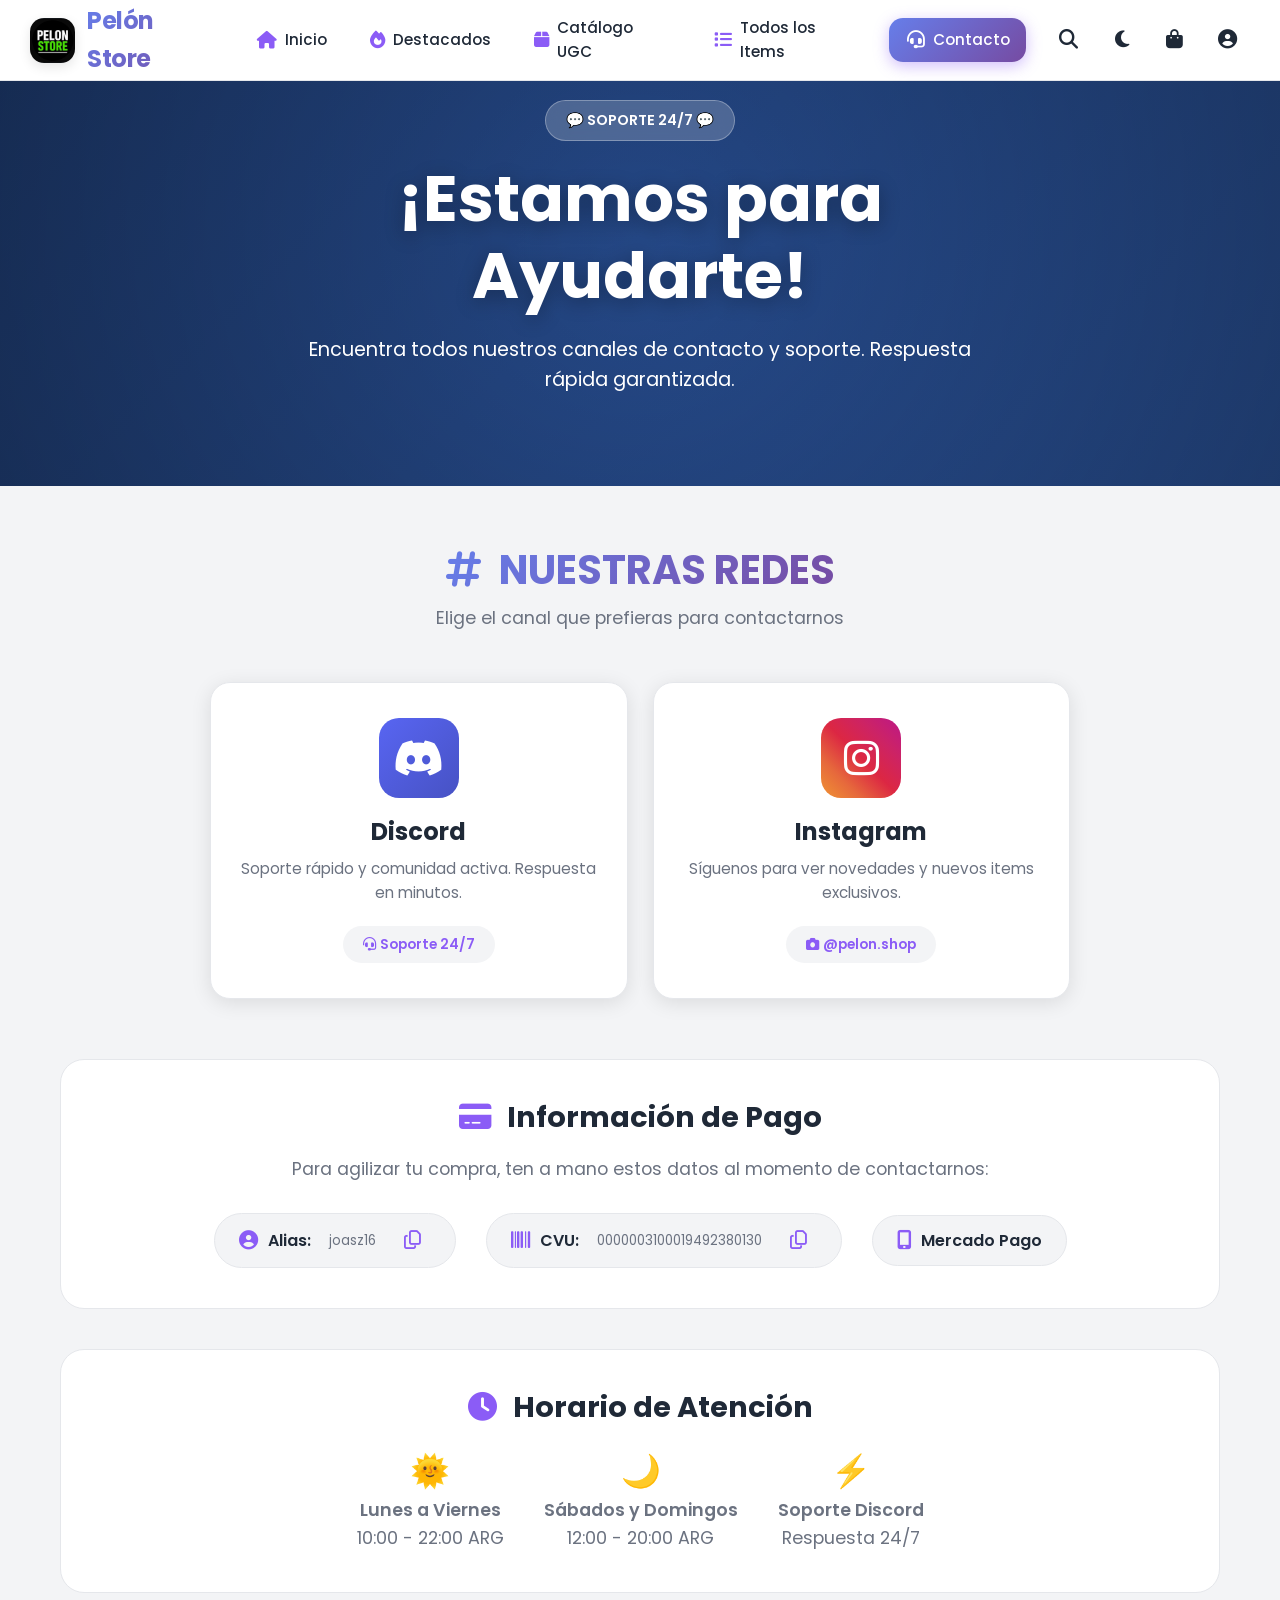
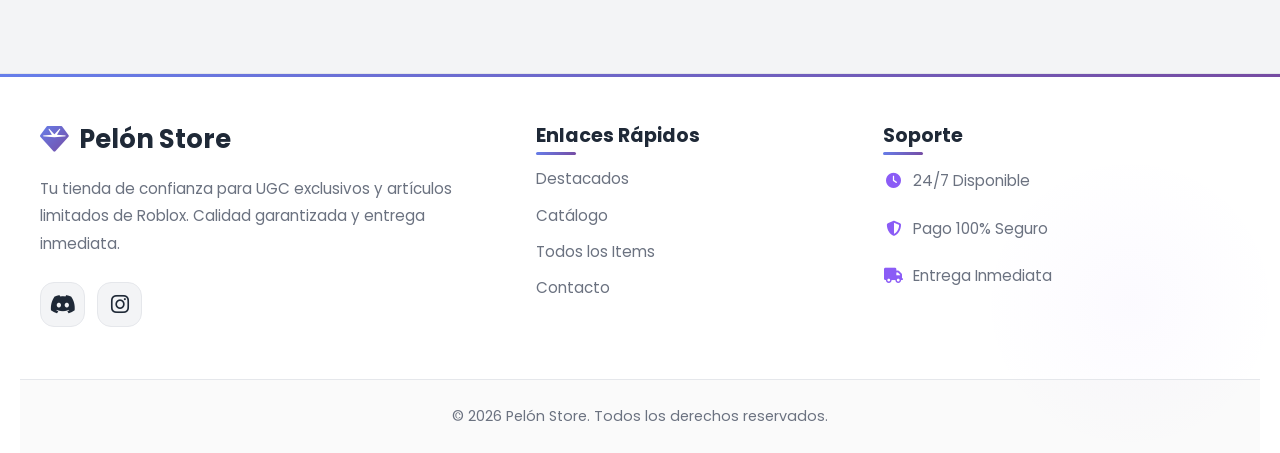
<file: contacto.html>
<!DOCTYPE html>
<html lang="es">

<head>
    <meta charset="UTF-8" />
    <meta name="viewport" content="width=device-width, initial-scale=1.0" />
    <title>Contacto | Pelón Store UGC</title>
    <meta name="description"
        content="Contáctanos para soporte sobre UGC y artículos exclusivos. Discord, Instagram, WhatsApp y más." />
    <link rel="preconnect" href="https://fonts.googleapis.com" />
    <link rel="preconnect" href="https://fonts.gstatic.com" crossorigin />
    <link href="https://fonts.googleapis.com/css2?family=Poppins:wght@400;500;600;700;800&display=swap"
        rel="stylesheet" />
    <link rel="stylesheet" href="/src/styles/styles.css" />
    <link rel="icon" type="image/png" href="/src/assets/logo1.png">
    <link rel="stylesheet" href="https://cdnjs.cloudflare.com/ajax/libs/font-awesome/6.5.2/css/all.min.css" />

    <style>
        /* Estilos específicos para la página de contacto */
        .contact-hero {
            min-height: 350px;
            height: auto;
            padding: 100px 20px 60px;
        }

        .contact-hero .hero-content {
            max-width: 700px;
        }

        .contact-grid-custom {
            display: grid;
            grid-template-columns: repeat(2, 1fr);
            gap: 25px;
            max-width: 900px;
            margin: 50px auto;
            padding: 0 20px;
        }

        .contact-card {
            background: var(--card-background);
            border-radius: 20px;
            padding: 35px 25px;
            text-align: center;
            box-shadow: 0 4px 20px var(--shadow-light);
            transition: all 0.3s ease;
            border: 1px solid var(--border-color);
            text-decoration: none;
            position: relative;
            overflow: hidden;
        }

        .contact-card::before {
            content: '';
            position: absolute;
            top: 0;
            left: 0;
            right: 0;
            height: 4px;
            background: var(--gradient-primary);
            opacity: 0;
            transition: opacity 0.3s ease;
        }

        .contact-card:hover {
            transform: translateY(-8px);
            box-shadow: 0 15px 40px var(--shadow-light);
        }

        .contact-card:hover::before {
            opacity: 1;
        }

        .contact-icon {
            width: 80px;
            height: 80px;
            margin: 0 auto 20px;
            display: flex;
            align-items: center;
            justify-content: center;
            border-radius: 20px;
            font-size: 2.5rem;
            color: white;
            transition: transform 0.3s ease;
        }

        .contact-card:hover .contact-icon {
            transform: scale(1.1);
        }

        .contact-icon.discord {
            background: linear-gradient(135deg, #5865F2 0%, #4752c4 100%);
        }

        .contact-icon.instagram {
            background: linear-gradient(45deg, #f09433 0%, #e6683c 25%, #dc2743 50%, #cc2366 75%, #bc1888 100%);
        }

        .contact-icon.whatsapp {
            background: linear-gradient(135deg, #25D366 0%, #128C7E 100%);
        }

        .contact-card h3 {
            font-size: 1.5rem;
            margin-bottom: 10px;
            color: var(--text-color);
        }

        .contact-card p {
            color: var(--secondary-text-color);
            font-size: 0.95rem;
            margin-bottom: 20px;
        }

        .contact-badge {
            display: inline-block;
            padding: 8px 20px;
            background: var(--background-light);
            border-radius: 30px;
            font-size: 0.85rem;
            font-weight: 600;
            color: var(--primary-color);
            transition: all 0.3s ease;
        }

        .contact-card:hover .contact-badge {
            background: var(--primary-color);
            color: white;
        }

        .info-section {
            text-align: center;
            margin: 60px 0 40px;
            padding: 40px;
            background: var(--card-background);
            border-radius: 24px;
            border: 1px solid var(--border-color);
        }

        .info-section h3 {
            font-size: 1.8rem;
            margin-bottom: 20px;
            color: var(--text-color);
        }

        .info-section h3 i {
            color: var(--primary-color);
            margin-right: 10px;
        }

        .info-section p {
            color: var(--secondary-text-color);
            font-size: 1.1rem;
            max-width: 700px;
            margin: 0 auto;
        }

        .payment-info-badge {
            display: flex;
            align-items: center;
            justify-content: center;
            gap: 30px;
            flex-wrap: wrap;
            margin-top: 30px;
        }

        .info-badge-item {
            display: flex;
            align-items: center;
            gap: 10px;
            padding: 12px 24px;
            background: var(--background-light);
            border-radius: 50px;
            border: 1px solid var(--border-color);
        }

        .info-badge-item i {
            color: var(--primary-color);
            font-size: 1.2rem;
        }

        .info-badge-item span {
            font-weight: 600;
            color: var(--text-color);
        }

        .info-badge-item small {
            color: var(--secondary-text-color);
            margin-left: 8px;
        }

        .copy-btn-contact {
            background: none;
            border: none;
            color: var(--primary-color);
            cursor: pointer;
            padding: 5px 10px;
            border-radius: 8px;
            transition: all 0.2s ease;
            font-size: 0.9rem;
            margin-left: 8px;
        }

        .copy-btn-contact:hover {
            background: var(--primary-color);
            color: white;
        }

        .schedule-container {
            display: flex;
            justify-content: center;
            gap: 40px;
            flex-wrap: wrap;
            margin-top: 20px;
        }

        .schedule-item {
            text-align: center;
        }

        .schedule-emoji {
            font-size: 2rem;
        }

        .schedule-title {
            font-weight: 600;
            margin-top: 10px;
            color: var(--text-color);
        }

        .schedule-time {
            color: var(--secondary-text-color);
        }

        @media (max-width: 768px) {
            .contact-grid-custom {
                grid-template-columns: 1fr;
                gap: 20px;
            }

            .contact-hero {
                min-height: 300px;
                padding: 80px 20px 40px;
            }

            .info-section {
                padding: 30px 20px;
            }

            .payment-info-badge {
                gap: 15px;
            }

            .info-badge-item {
                padding: 10px 16px;
                font-size: 0.9rem;
            }
        }

        @media (max-width: 480px) {
            .contact-card {
                padding: 25px 15px;
            }

            .contact-icon {
                width: 65px;
                height: 65px;
                font-size: 2rem;
            }

            .contact-card h3 {
                font-size: 1.3rem;
            }
        }
    </style>
</head>

<body>
    <!-- PRELOADER MEJORADO -->
    <div id="preloader">
        <div class="preloader-content">
            <div class="preloader-logo">
                <img src="/src/assets/logo1.png" alt="Pelón Store Logo" />
            </div>
            <div class="preloader-spinner">
                <div class="spinner-ring"></div>
                <div class="spinner-ring"></div>
                <div class="spinner-ring"></div>
            </div>
            <div class="preloader-text">
                <span class="preloader-title">Pelón Store</span>
                <span class="preloader-subtitle">Cargando UGC Exclusivos...</span>
            </div>
            <div class="preloader-progress">
                <div class="progress-bar"></div>
            </div>
        </div>
    </div>

    <!-- NAVBAR MEJORADO -->
    <nav class="navbar fixed-navbar">
        <div class="navbar-container">
            <!-- Logo -->
            <div class="logo">
                <img src="/src/assets/logo1.png" alt="Pelón Store Logo" />
                <span class="logo-text">Pelón Store</span>
            </div>

            <!-- Menú de navegación principal -->
            <div class="nav-links" id="nav-links">
                <a href="index.html" class="nav-link">
                    <i class="fas fa-home"></i>
                    <span>Inicio</span>
                </a>
                <a href="index.html#featured" class="nav-link">
                    <i class="fas fa-fire"></i>
                    <span>Destacados</span>
                </a>
                <a href="index.html#paquetes" class="nav-link">
                    <i class="fas fa-box"></i>
                    <span>Catálogo UGC</span>
                </a>
                <a href="todos.html" class="nav-link">
                    <i class="fas fa-list"></i>
                    <span>Todos los Items</span>
                </a>
                <a href="contacto.html" class="nav-link active">
                    <i class="fas fa-headset"></i>
                    <span>Contacto</span>
                </a>
            </div>

            <!-- Utilidades de navegación -->
            <div class="nav-utils">
                <!-- Búsqueda -->
                <button id="search-toggle" class="nav-icon-btn" title="Buscar">
                    <i class="fas fa-search"></i>
                </button>

                <!-- Tema oscuro/claro -->
                <button id="theme-toggle" class="nav-icon-btn" title="Cambiar tema">
                    <i class="fas fa-moon"></i>
                </button>

                <!-- Carrito -->
                <div class="cart-icon-wrapper">
                    <button class="nav-icon-btn cart-icon" title="Carrito">
                        <i class="fas fa-shopping-bag"></i>
                        <span class="cart-count">0</span>
                    </button>
                </div>

                <!-- Menú usuario (opcional) -->
                <button id="user-menu-toggle" class="nav-icon-btn" title="Mi cuenta">
                    <i class="fas fa-user-circle"></i>
                </button>

                <!-- Menú móvil -->
                <button class="nav-toggle" id="nav-toggle" title="Menú">
                    <span class="hamburger">
                        <span class="hamburger-line"></span>
                        <span class="hamburger-line"></span>
                        <span class="hamburger-line"></span>
                    </span>
                </button>
            </div>
        </div>

        <!-- Barra de búsqueda expandible -->
        <div class="search-bar" id="search-bar">
            <div class="search-container">
                <i class="fas fa-search search-icon"></i>
                <input type="text" placeholder="Buscar UGC, items exclusivos..." class="search-input">
                <button class="search-close" id="search-close">
                    <i class="fas fa-times"></i>
                </button>
            </div>
        </div>
    </nav>

    <section class="hero contact-hero parallax-hero">
        <div class="hero-overlay"></div>
        <div class="hero-content">
            <span class="hero-badge">💬 SOPORTE 24/7 💬</span>
            <h1 class="fade-in-up">¡Estamos para Ayudarte!</h1>
            <p class="fade-in-up delay-200">Encuentra todos nuestros canales de contacto y soporte. Respuesta rápida garantizada.</p>
        </div>
    </section>

    <main class="container">
        <div class="section-header reveal">
            <h2 class="section-title">
                <i class="fas fa-hashtag"></i> NUESTRAS REDES
            </h2>
            <p class="section-subtitle">Elige el canal que prefieras para contactarnos</p>
        </div>

        <div class="contact-grid-custom">
            <!-- Discord -->
            <a href="https://discord.com/invite/KjbQCNTPWd" target="_blank" class="contact-card reveal">
                <div class="contact-icon discord">
                    <i class="fab fa-discord"></i>
                </div>
                <h3>Discord</h3>
                <p>Soporte rápido y comunidad activa. Respuesta en minutos.</p>
                <span class="contact-badge">
                    <i class="fas fa-headset"></i> Soporte 24/7
                </span>
            </a>

            <!-- Instagram -->
            <a href="https://www.instagram.com/pelon.shop" target="_blank" class="contact-card reveal" style="animation-delay: 0.1s;">
                <div class="contact-icon instagram">
                    <i class="fab fa-instagram"></i>
                </div>
                <h3>Instagram</h3>
                <p>Síguenos para ver novedades y nuevos items exclusivos.</p>
                <span class="contact-badge">
                    <i class="fas fa-camera"></i> @pelon.shop
                </span>
            </a>
        </div>

        <!-- Información de Pago -->
        <div class="info-section reveal">
            <h3>
                <i class="fas fa-credit-card"></i>
                Información de Pago
            </h3>
            <p>Para agilizar tu compra, ten a mano estos datos al momento de contactarnos:</p>
            
            <div class="payment-info-badge">
                <div class="info-badge-item">
                    <i class="fas fa-user-circle"></i>
                    <span>Alias:</span>
                    <small id="alias-text">joasz16</small>
                    <button class="copy-btn-contact" data-copy="joasz16" title="Copiar alias">
                        <i class="far fa-copy"></i>
                    </button>
                </div>
                <div class="info-badge-item">
                    <i class="fas fa-barcode"></i>
                    <span>CVU:</span>
                    <small id="cvu-text">0000003100019492380130</small>
                    <button class="copy-btn-contact" data-copy="0000003100019492380130" title="Copiar CVU">
                        <i class="far fa-copy"></i>
                    </button>
                </div>
                <div class="info-badge-item">
                    <i class="fas fa-mobile-alt"></i>
                    <span>Mercado Pago</span>
                </div>
            </div>
        </div>

        <!-- Horario de Atención -->
        <div class="info-section reveal" style="margin-top: 30px;">
            <h3>
                <i class="fas fa-clock"></i>
                Horario de Atención
            </h3>
            <div class="schedule-container">
                <div class="schedule-item">
                    <span class="schedule-emoji">🌞</span>
                    <p class="schedule-title">Lunes a Viernes</p>
                    <p class="schedule-time">10:00 - 22:00 ARG</p>
                </div>
                <div class="schedule-item">
                    <span class="schedule-emoji">🌙</span>
                    <p class="schedule-title">Sábados y Domingos</p>
                    <p class="schedule-time">12:00 - 20:00 ARG</p>
                </div>
                <div class="schedule-item">
                    <span class="schedule-emoji">⚡</span>
                    <p class="schedule-title">Soporte Discord</p>
                    <p class="schedule-time">Respuesta 24/7</p>
                </div>
            </div>
        </div>
    </main>

    <!-- MODAL DEL CARRITO -->
    <div id="cart-modal" class="modal">
        <div class="modal-content cart-content">
            <span class="modal-close-btn cart-close-btn">&times;</span>
            <div class="payment-header">
                <i class="fas fa-shopping-bag"></i>
                <h2>Tu Carrito de UGC</h2>
            </div>
            
            <div id="cart-items-container" class="cart-items-container">
                <p id="empty-cart-message" style="text-align: center; padding: 20px; color: var(--text-color-secondary);">
                    Tu carrito está vacío. ¡Añade algunos artículos UGC!
                </p>
            </div>

            <div class="cart-summary">
                <div class="summary-line">
                    <span>Subtotal:</span>
                    <strong id="cart-subtotal">$0 ARS</strong>
                </div>
                <div class="summary-line total-line">
                    <span>Total a Pagar:</span>
                    <strong id="cart-total">$0 ARS</strong>
                </div>
            </div>

            <button id="checkout-button" class="cta-button pulse-effect" disabled>
                <i class="fas fa-check-circle"></i> CONTINUAR AL PAGO
            </button>
            <p class="small-text-note">Al continuar, aceptas la compra de todos los artículos listados.</p>
        </div>
    </div>

    <!-- MODAL DE PAGO REDISEÑADO -->
    <div id="payment-modal" class="modal">
        <div class="modal-content payment-content">
            <span class="modal-close-btn payment-close-btn">&times;</span>
            
            <div class="payment-header">
                <i class="fas fa-gem"></i>
                <h2>Finalizar Compra</h2>
                <p class="payment-subtitle">Completa el pago para recibir tu UGC</p>
            </div>

            <div class="payment-body">
                <!-- Paso 1: Pago -->
                <div class="payment-step">
                    <div class="step-header">
                        <span class="step-number">1</span>
                        <h3>Realiza el Pago</h3>
                    </div>
                    
                    <div class="payment-box">
                        <div class="payment-methods">
                            <span class="payment-method-badge">
                                <i class="fas fa-mobile-alt"></i> Mercado Pago
                            </span>
                            <span class="payment-method-badge">
                                <i class="fas fa-university"></i> Transferencia
                            </span>
                        </div>
                        
                        <div class="alias-container">
                            <div class="alias-item">
                                <span class="alias-label">
                                    <i class="fas fa-user-circle"></i> Alias
                                </span>
                                <span class="alias-value" id="payment-alias-display">joasz16</span>
                                <button class="copy-btn" data-copy="joasz16" title="Copiar alias">
                                    <i class="far fa-copy"></i>
                                </button>
                            </div>
                            
                            <div class="alias-item">
                                <span class="alias-label">
                                    <i class="fas fa-barcode"></i> CVU
                                </span>
                                <span class="alias-value" id="payment-cvu-display">0000003100019492380130</span>
                                <button class="copy-btn" data-copy="0000003100019492380130" title="Copiar CVU">
                                    <i class="far fa-copy"></i>
                                </button>
                            </div>
                        </div>
                        
                        <div class="warning-note">
                            <i class="fas fa-exclamation-triangle"></i>
                            <span>Asegúrate de enviar el monto exacto para evitar demoras</span>
                        </div>
                    </div>
                </div>

                <!-- Paso 2: Resumen y Contacto -->
                <div class="payment-step">
                    <div class="step-header">
                        <span class="step-number">2</span>
                        <h3>Envía tu Comprobante</h3>
                    </div>
                    
                    <div class="product-summary">
                        <div class="product-summary-header">
                            <span class="total-label">Total a Pagar</span>
                            <span class="total-amount" id="payment-total-amount">$0 ARS</span>
                        </div>
                        
                        <div class="product-list" id="payment-product-list">
                        </div>
                    </div>
                    
                    <div class="contact-section">
                        <p class="contact-title">Contáctanos con la captura del pago</p>
                        
                        <div class="contact-grid" style="display: flex; gap: 15px; justify-content: center;">
                            <a href="https://discord.com/invite/KjbQCNTPWd" target="_blank" class="contact-btn discord-btn">
                                <i class="fab fa-discord"></i>
                                <span>Discord</span>
                                <small>Soporte Rápido</small>
                            </a>
                            <a href="https://www.instagram.com/pelon.shop" target="_blank" class="contact-btn instagram-btn">
                                <i class="fab fa-instagram"></i>
                                <span>Instagram</span>
                                <small>Síguenos</small>
                            </a>
                        </div>
                    </div>
                    
                    <div class="final-message">
                        <p>
                            <i class="fas fa-heart"></i>
                            ¡Gracias por confiar en Pelón Store!
                            <i class="fas fa-heart"></i>
                        </p>
                        <p style="font-size: 0.85rem; margin-top: 10px;">
                            Entrega inmediata · Soporte 24/7 · 100% Seguro
                        </p>
                    </div>
                </div>
            </div>
        </div>
    </div>

    <!-- MODAL DE IMAGEN -->
    <div id="image-modal" class="modal">
        <span class="modal-close-btn">&times;</span>
        <img class="modal-content" id="full-image" alt="Imagen Completa del Producto">
        <div id="image-caption"></div>
    </div>

    <!-- FOOTER MEJORADO -->
    <footer class="footer">
        <div class="footer-content">
            <div class="footer-section">
                <h3><i class="fas fa-gem"></i> Pelón Store</h3>
                <p>Tu tienda de confianza para UGC exclusivos y artículos limitados de Roblox. Calidad garantizada y entrega inmediata.</p>
                <div class="social-links">
                    <a href="https://discord.com/invite/KjbQCNTPWd" target="_blank"><i class="fab fa-discord"></i></a>
                    <a href="https://www.instagram.com/pelon.shop" target="_blank"><i class="fab fa-instagram"></i></a>
                </div>
            </div>
            <div class="footer-section">
                <h4>Enlaces Rápidos</h4>
                <a href="index.html#featured">Destacados</a>
                <a href="index.html#paquetes">Catálogo</a>
                <a href="todos.html">Todos los Items</a>
                <a href="contacto.html">Contacto</a>
            </div>
            <div class="footer-section">
                <h4>Soporte</h4>
                <p><i class="fas fa-clock"></i> 24/7 Disponible</p>
                <p><i class="fas fa-shield-alt"></i> Pago 100% Seguro</p>
                <p><i class="fas fa-truck"></i> Entrega Inmediata</p>
            </div>
        </div>
        <div class="copyright">
            &copy; 2026 Pelón Store. Todos los derechos reservados.<br>
        </div>
    </footer>

    <script src="/src/js/script.js"></script>
    
    <script>
        // Funcionalidad de copiado para la página de contacto
        document.querySelectorAll('.copy-btn-contact').forEach(btn => {
            btn.addEventListener('click', async (e) => {
                e.preventDefault();
                e.stopPropagation();
                const textToCopy = btn.dataset.copy;
                
                try {
                    await navigator.clipboard.writeText(textToCopy);
                    
                    // Feedback visual
                    const originalHTML = btn.innerHTML;
                    btn.innerHTML = '<i class="fas fa-check"></i>';
                    btn.style.background = '#10b981';
                    btn.style.color = 'white';
                    
                    setTimeout(() => {
                        btn.innerHTML = originalHTML;
                        btn.style.background = '';
                        btn.style.color = '';
                    }, 2000);
                    
                    // Mostrar toast
                    const toast = document.createElement('div');
                    toast.style.cssText = `
                        position: fixed;
                        bottom: 30px;
                        left: 50%;
                        transform: translateX(-50%);
                        background: var(--gradient-primary);
                        color: white;
                        padding: 12px 24px;
                        border-radius: 50px;
                        font-weight: 500;
                        box-shadow: 0 10px 25px rgba(0,0,0,0.2);
                        z-index: 10000;
                        animation: slideUp 0.3s ease;
                    `;
                    toast.textContent = '¡Copiado al portapapeles!';
                    document.body.appendChild(toast);
                    
                    setTimeout(() => {
                        toast.style.opacity = '0';
                        toast.style.transition = 'opacity 0.3s ease';
                        setTimeout(() => toast.remove(), 300);
                    }, 2000);
                } catch (err) {
                    console.error('Error al copiar:', err);
                }
            });
        });
    </script>
</body>

</html>
</file>
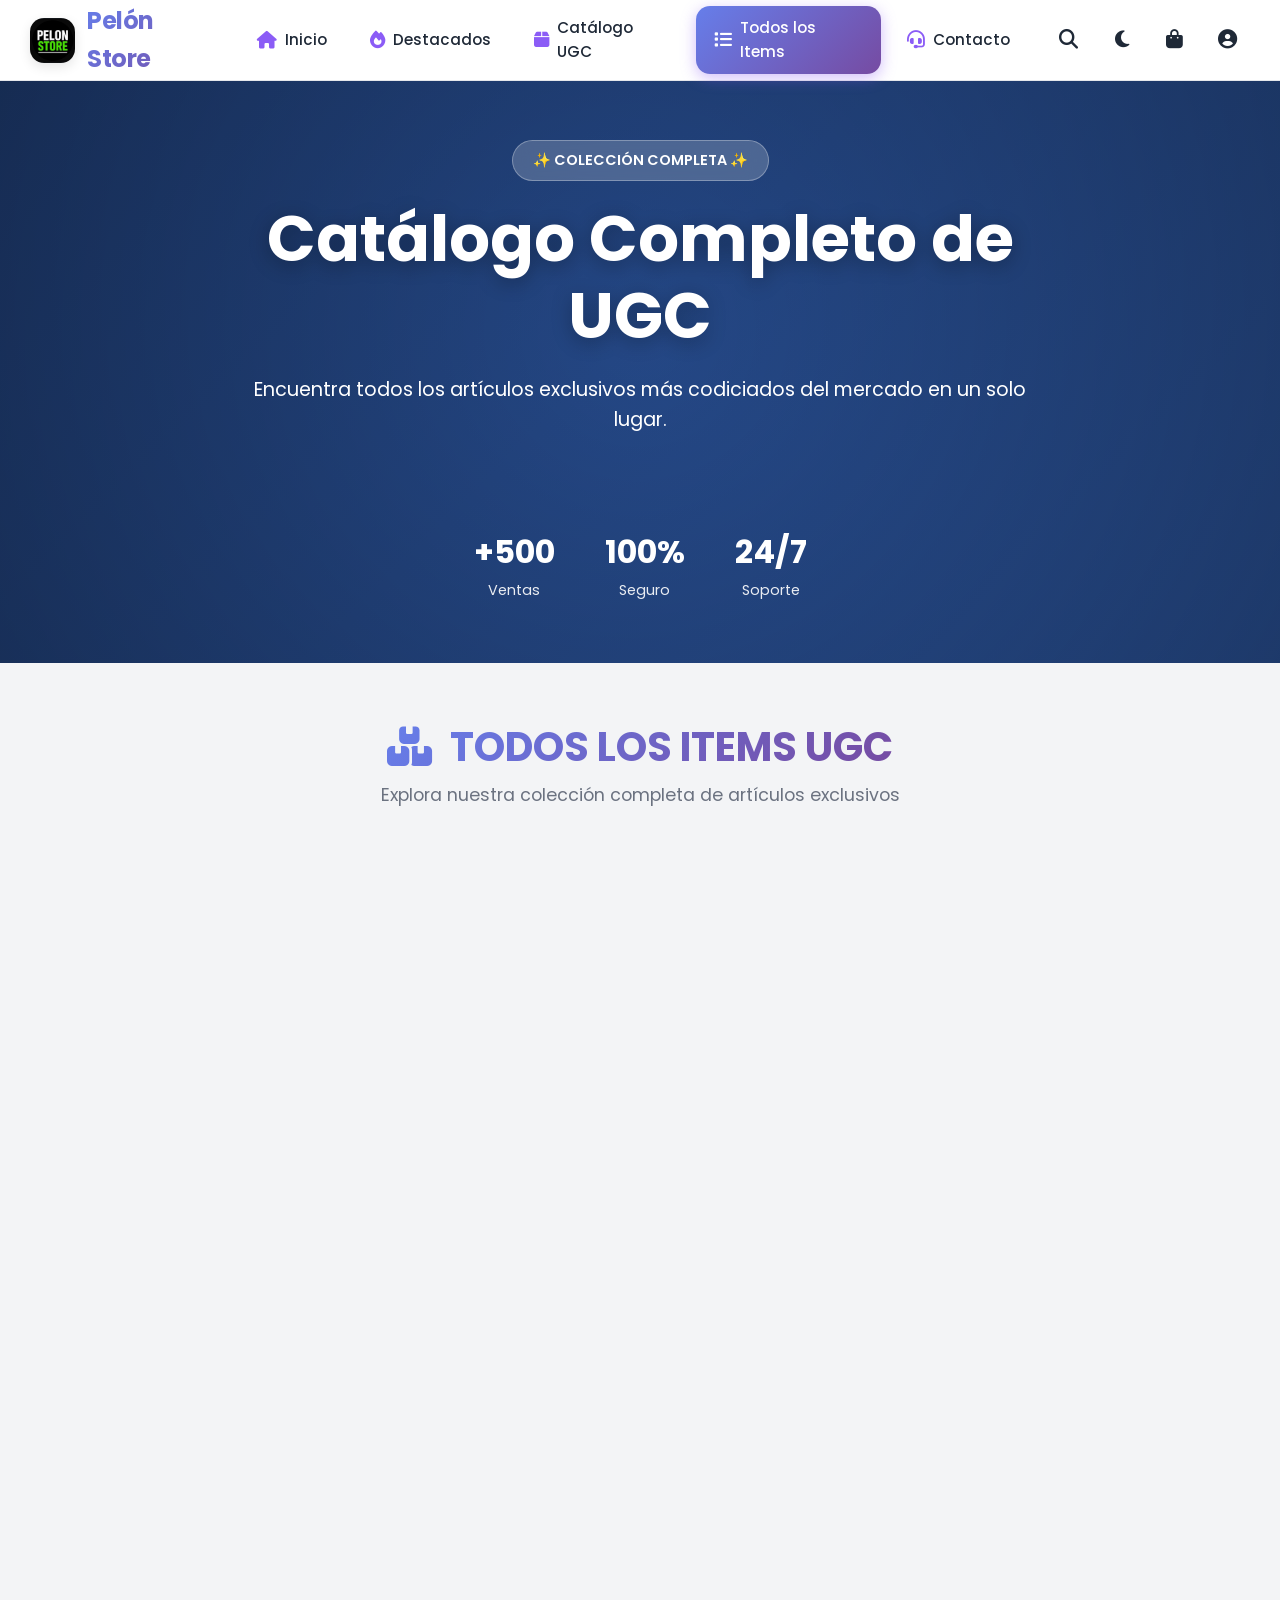
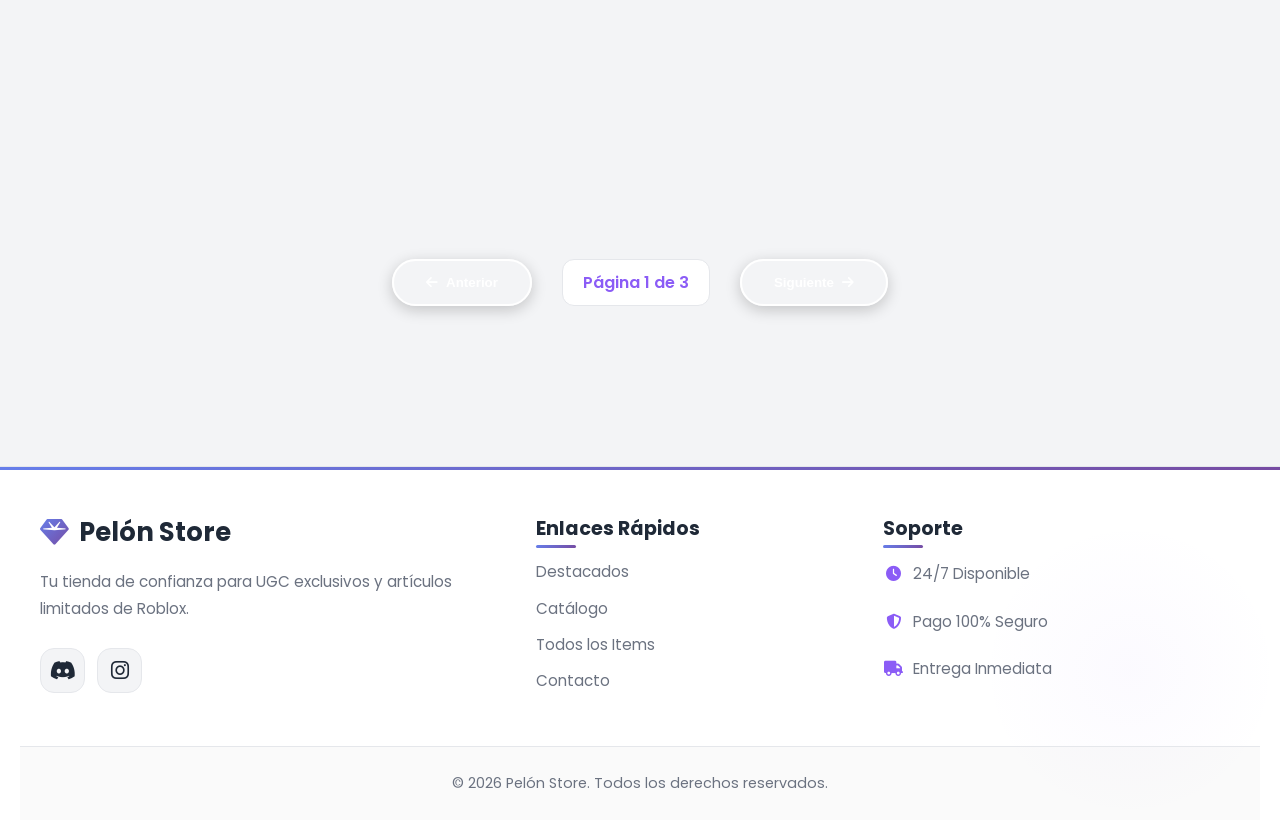
<file: todos.html>
<!DOCTYPE html>
<html lang="es">

<head>
    <meta charset="UTF-8" />
    <meta name="viewport" content="width=device-width, initial-scale=1.0" />
    <title>Pelón Store | Todos los Items UGC</title>
    <meta name="description"
        content="Explora la colección completa de UGC y artículos exclusivos. Stock actualizado y entrega rápida." />
    <link rel="preconnect" href="https://fonts.googleapis.com" />
    <link rel="preconnect" href="https://fonts.gstatic.com" crossorigin />
    <link href="https://fonts.googleapis.com/css2?family=Poppins:wght@400;500;600;700;800&display=swap"
        rel="stylesheet" />
    <link rel="stylesheet" href="/src/styles/styles.css" />
    <link rel="icon" type="image/png" href="/src/assets/logo1.png">
    <link rel="stylesheet" href="https://cdnjs.cloudflare.com/ajax/libs/font-awesome/6.5.2/css/all.min.css" />
</head>

<body>
    <!-- PRELOADER MEJORADO -->
    <div id="preloader">
        <div class="preloader-content">
            <div class="preloader-logo">
                <img src="/src/assets/logo1.png" alt="Pelón Store Logo" />
            </div>
            <div class="preloader-spinner">
                <div class="spinner-ring"></div>
                <div class="spinner-ring"></div>
                <div class="spinner-ring"></div>
            </div>
            <div class="preloader-text">
                <span class="preloader-title">Pelón Store</span>
                <span class="preloader-subtitle">Cargando UGC Exclusivos...</span>
            </div>
            <div class="preloader-progress">
                <div class="progress-bar"></div>
            </div>
        </div>
    </div>

    <!-- NAVBAR MEJORADO -->
    <nav class="navbar fixed-navbar">
        <div class="navbar-container">
            <!-- Logo -->
            <div class="logo">
                <img src="/src/assets/logo1.png" alt="Pelón Store Logo" />
                <span class="logo-text">Pelón Store</span>
            </div>

            <!-- Menú de navegación principal -->
            <div class="nav-links" id="nav-links">
                <a href="index.html" class="nav-link">
                    <i class="fas fa-home"></i>
                    <span>Inicio</span>
                </a>
                <a href="index.html#featured" class="nav-link">
                    <i class="fas fa-fire"></i>
                    <span>Destacados</span>
                </a>
                <a href="index.html#paquetes" class="nav-link">
                    <i class="fas fa-box"></i>
                    <span>Catálogo UGC</span>
                </a>
                <a href="todos.html" class="nav-link active">
                    <i class="fas fa-list"></i>
                    <span>Todos los Items</span>
                </a>
                <a href="contacto.html" class="nav-link">
                    <i class="fas fa-headset"></i>
                    <span>Contacto</span>
                </a>
            </div>

            <!-- Utilidades de navegación -->
            <div class="nav-utils">
                <!-- Búsqueda -->
                <button id="search-toggle" class="nav-icon-btn" title="Buscar">
                    <i class="fas fa-search"></i>
                </button>

                <!-- Tema oscuro/claro -->
                <button id="theme-toggle" class="nav-icon-btn" title="Cambiar tema">
                    <i class="fas fa-moon"></i>
                </button>

                <!-- Carrito -->
                <div class="cart-icon-wrapper">
                    <button class="nav-icon-btn cart-icon" title="Carrito">
                        <i class="fas fa-shopping-bag"></i>
                        <span class="cart-count">0</span>
                    </button>
                </div>

                <!-- Menú usuario (opcional) -->
                <button id="user-menu-toggle" class="nav-icon-btn" title="Mi cuenta">
                    <i class="fas fa-user-circle"></i>
                </button>

                <!-- Menú móvil -->
                <button class="nav-toggle" id="nav-toggle" title="Menú">
                    <span class="hamburger">
                        <span class="hamburger-line"></span>
                        <span class="hamburger-line"></span>
                        <span class="hamburger-line"></span>
                    </span>
                </button>
            </div>
        </div>

        <!-- Barra de búsqueda expandible -->
        <div class="search-bar" id="search-bar">
            <div class="search-container">
                <i class="fas fa-search search-icon"></i>
                <input type="text" placeholder="Buscar UGC, items exclusivos..." class="search-input">
                <button class="search-close" id="search-close">
                    <i class="fas fa-times"></i>
                </button>
            </div>
        </div>
    </nav>

    <section class="hero store-hero parallax-hero">
        <div class="hero-overlay"></div>
        <div class="hero-content">
            <span class="hero-badge">✨ COLECCIÓN COMPLETA ✨</span>
            <h1 class="fade-in-up">Catálogo Completo de UGC</h1>
            <p class="fade-in-up delay-200">Encuentra todos los artículos exclusivos más codiciados del mercado en un solo lugar.</p>
        </div>
        <div class="hero-stats">
            <div class="stat-item">
                <span class="stat-number">+500</span>
                <span class="stat-label">Ventas</span>
            </div>
            <div class="stat-item">
                <span class="stat-number">100%</span>
                <span class="stat-label">Seguro</span>
            </div>
            <div class="stat-item">
                <span class="stat-number">24/7</span>
                <span class="stat-label">Soporte</span>
            </div>
        </div>
    </section>

    <main class="container">

        <div class="section-header reveal">
            <h2 class="section-title">
                <i class="fas fa-boxes"></i> TODOS LOS ITEMS UGC
            </h2>
            <p class="section-subtitle">Explora nuestra colección completa de artículos exclusivos</p>
        </div>

        <section class="packages">
            <div class="package-grid">
                
                <!-- Hat Kirby -->
                <div class="package-card product-card reveal" data-product-id="HatKirby">
                    <div class="package-img">
                        <img class="zoomable-img" src="/src/assets/SombreroKirby.png" alt="HatKirby" />
                        <div class="rarity-badge legendary">UGC Kirby</div>
                    </div>
                    <div class="package-details">
                        <h3>Hat Kirby</h3>
                        <div class="package-price">$3.000 ARS</div>
                        <div class="stock-badge">📦 Stock: 1 unidad</div>
                        <div class="features">
                            <div class="feature"><i class="fas fa-check-circle"></i> Entrega por Discord</div>
                            <div class="feature"><i class="fas fa-check-circle"></i> Soporte 24/7</div>
                        </div>
                        <div class="product-buttons">
                            <button class="add-to-cart-btn" data-product-name="Hat Kirby" data-price="3000" data-img-src="/src/assets/SombreroKirby.png">
                                <i class="fas fa-shopping-bag"></i> Agregar
                            </button>
                            <button class="buy-now-btn" data-product-name="Hat Kirby" data-price="3000">
                                <i class="fas fa-bolt"></i> Comprar
                            </button>
                        </div>
                    </div>
                </div>

                <!-- Pet Kirby -->
                <div class="package-card product-card reveal" data-product-id="KirbyPet">
                    <div class="package-img">
                        <img class="zoomable-img" src="/src/assets/Kirby.png" alt="Kirby UGC" />
                        <div class="rarity-badge legendary">UGC Kirby</div>
                    </div>
                    <div class="package-details">
                        <h3>Pet Kirby</h3>
                        <div class="package-price">$3.000 ARS</div>
                        <div class="stock-badge">📦 Stock: 1 unidad</div>
                        <div class="features">
                            <div class="feature"><i class="fas fa-check-circle"></i> Entrega por Discord</div>
                            <div class="feature"><i class="fas fa-check-circle"></i> Soporte 24/7</div>
                        </div>
                        <div class="product-buttons">
                            <button class="add-to-cart-btn" data-product-name="Pet Kirby" data-price="3000" data-img-src="/src/assets/Kirby.png">
                                <i class="fas fa-shopping-bag"></i> Agregar
                            </button>
                            <button class="buy-now-btn" data-product-name="Pet Kirby" data-price="3000">
                                <i class="fas fa-bolt"></i> Comprar
                            </button>
                        </div>
                    </div>
                </div>

                <!-- Keroppi UGC -->
                <div class="package-card product-card reveal" data-product-id="KeroppiBackpack">
                    <div class="package-img">
                        <img class="zoomable-img" src="/src/assets/MochilaKeroppi.png" alt="Keroppi UGC" />
                        <div class="rarity-badge epic">UGC Keroppi</div>
                    </div>
                    <div class="package-details">
                        <h3>Keroppi UGC</h3>
                        <div class="package-price">$3.000 ARS</div>
                        <div class="stock-badge">📦 Stock: 1 unidad</div>
                        <div class="features">
                            <div class="feature"><i class="fas fa-check-circle"></i> Entrega por Discord</div>
                            <div class="feature"><i class="fas fa-check-circle"></i> Soporte 24/7</div>
                        </div>
                        <div class="product-buttons">
                            <button class="add-to-cart-btn" data-product-name="Keroppi UGC" data-price="3000" data-img-src="/src/assets/MochilaKeroppi.png">
                                <i class="fas fa-shopping-bag"></i> Agregar
                            </button>
                            <button class="buy-now-btn" data-product-name="Keroppi UGC" data-price="3000">
                                <i class="fas fa-bolt"></i> Comprar
                            </button>
                        </div>
                    </div>
                </div>

                <!-- Pochacco UGC - DESTACADO -->
                <div class="package-card product-card featured-card reveal" data-product-id="PochaccoBackpack">
                    <div class="featured-ribbon">DESTACADO</div>
                    <div class="package-img">
                        <img class="zoomable-img" src="/src/assets/MochilaPochacco.png" alt="Pochacco UGC" />
                        <div class="rarity-badge mythical">UGB Pochacco</div>
                    </div>
                    <div class="package-details">
                        <h3>Pochacco UGC</h3>
                        <div class="package-price">$3.000 ARS</div>
                        <div class="stock-badge">📦 Stock: 1 unidad</div>
                        <div class="features">
                            <div class="feature"><i class="fas fa-check-circle"></i> Entrega por Discord</div>
                            <div class="feature"><i class="fas fa-check-circle"></i> ¡Doble Seguridad!</div>
                        </div>
                        <div class="product-buttons">
                            <button class="add-to-cart-btn" data-product-name="Pochacco UGC" data-price="3000" data-img-src="/src/assets/MochilaPochacco.png">
                                <i class="fas fa-shopping-bag"></i> Agregar
                            </button>
                            <button class="buy-now-btn" data-product-name="Pochacco UGC" data-price="3000">
                                <i class="fas fa-bolt"></i> Comprar
                            </button>
                        </div>
                    </div>
                </div>

                <!-- Chococat UGC -->
                <div class="package-card product-card reveal" data-product-id="ChococatPet">
                    <div class="package-img">
                        <img class="zoomable-img" src="/src/assets/MascotaChococat.png" alt="Chococat UGC" />
                        <div class="rarity-badge rare">UGC Chococat</div>
                    </div>
                    <div class="package-details">
                        <h3>Chococat UGC</h3>
                        <div class="package-price">$3.000 ARS</div>
                        <div class="stock-badge">📦 Stock: 1 unidad</div>
                        <div class="features">
                            <div class="feature"><i class="fas fa-check-circle"></i> Entrega por Discord</div>
                            <div class="feature"><i class="fas fa-check-circle"></i> ¡Doble Seguridad!</div>
                        </div>
                        <div class="product-buttons">
                            <button class="add-to-cart-btn" data-product-name="Chococat UGC" data-price="3000" data-img-src="/src/assets/MascotaChococat.png">
                                <i class="fas fa-shopping-bag"></i> Agregar
                            </button>
                            <button class="buy-now-btn" data-product-name="Chococat UGC" data-price="3000">
                                <i class="fas fa-bolt"></i> Comprar
                            </button>
                        </div>
                    </div>
                </div>

                <!-- Glasses Pompompurin UGC -->
                <div class="package-card product-card reveal" data-product-id="GafasPompompurin">
                    <div class="package-img">
                        <img class="zoomable-img" src="/src/assets/GafasPompompurin.png" alt="Pompompurin UGC" />
                        <div class="rarity-badge epic">Glasses Pompompurin</div>
                    </div>
                    <div class="package-details">
                        <h3>Glasses Pompompurin UGC</h3>
                        <div class="package-price">$3.000 ARS</div>
                        <div class="stock-badge">📦 Stock: 1 unidad</div>
                        <div class="features">
                            <div class="feature"><i class="fas fa-check-circle"></i> Entrega por Discord</div>
                            <div class="feature"><i class="fas fa-check-circle"></i> Soporte prioritario</div>
                        </div>
                        <div class="product-buttons">
                            <button class="add-to-cart-btn" data-product-name="Glasses Pompompurin UGC" data-price="3000" data-img-src="/src/assets/GafasPompompurin.png">
                                <i class="fas fa-shopping-bag"></i> Agregar
                            </button>
                            <button class="buy-now-btn" data-product-name="Glasses Pompompurin UGC" data-price="3000">
                                <i class="fas fa-bolt"></i> Comprar
                            </button>
                        </div>
                    </div>
                </div>

                <!-- Chain Kirby UGC - DESTACADO -->
                <div class="package-card product-card featured-card reveal" data-product-id="ChainKirby">
                    <div class="featured-ribbon">DESTACADO</div>
                    <div class="package-img">
                        <img class="zoomable-img" src="/src/assets/CadenaKirby.png" alt="Chain Kirby UGC" />
                        <div class="rarity-badge legendary">CHAIN KIRBY</div>
                    </div>
                    <div class="package-details">
                        <h3>Chain Kirby UGC</h3>
                        <div class="package-price">$3.000 ARS</div>
                        <div class="stock-badge">📦 Stock: 1 unidad</div>
                        <div class="features">
                            <div class="feature"><i class="fas fa-check-circle"></i> Entrega por Discord</div>
                            <div class="feature"><i class="fas fa-check-circle"></i> Soporte prioritario</div>
                        </div>
                        <div class="product-buttons">
                            <button class="add-to-cart-btn" data-product-name="Chain Kirby UGC" data-price="3000" data-img-src="/src/assets/CadenaKirby.png">
                                <i class="fas fa-shopping-bag"></i> Agregar
                            </button>
                            <button class="buy-now-btn" data-product-name="Chain Kirby UGC" data-price="3000">
                                <i class="fas fa-bolt"></i> Comprar
                            </button>
                        </div>
                    </div>
                </div>

                <!-- Glasses Kirby UGC -->
                <div class="package-card product-card reveal" data-product-id="GlassKirby">
                    <div class="package-img">
                        <img class="zoomable-img" src="/src/assets/GafasKirby.png" alt="Glasses Kirby UGC" />
                        <div class="rarity-badge legendary">UGC KIRBY</div>
                    </div>
                    <div class="package-details">
                        <h3>Glasses Kirby UGC</h3>
                        <div class="package-price">$3.000 ARS</div>
                        <div class="stock-badge">📦 Stock: 1 unidad</div>
                        <div class="features">
                            <div class="feature"><i class="fas fa-check-circle"></i> Entrega por Discord</div>
                            <div class="feature"><i class="fas fa-check-circle"></i> Soporte VIP</div>
                        </div>
                        <div class="product-buttons">
                            <button class="add-to-cart-btn" data-product-name="Glasses Kirby UGC" data-price="3000" data-img-src="/src/assets/GafasKirby.png">
                                <i class="fas fa-shopping-bag"></i> Agregar
                            </button>
                            <button class="buy-now-btn" data-product-name="Glasses Kirby UGC" data-price="3000">
                                <i class="fas fa-bolt"></i> Comprar
                            </button>
                        </div>
                    </div>
                </div>

                <!-- Earrings Kirby -->
                <div class="package-card product-card reveal" data-product-id="AretesKirby">
                    <div class="package-img">
                        <img class="zoomable-img" src="/src/assets/KirbyAretes.png" alt="Aretes Kirby UGC" />
                        <div class="rarity-badge legendary">UGC KIRBY</div>
                    </div>
                    <div class="package-details">
                        <h3>Earrings Kirby</h3>
                        <div class="package-price">$3.000 ARS</div>
                        <div class="stock-badge">📦 Stock: 1 unidad</div>
                        <div class="features">
                            <div class="feature"><i class="fas fa-check-circle"></i> Entrega por Discord</div>
                            <div class="feature"><i class="fas fa-check-circle"></i> Soporte VIP</div>
                        </div>
                        <div class="product-buttons">
                            <button class="add-to-cart-btn" data-product-name="Earrings Kirby UGC" data-price="3000" data-img-src="/src/assets/KirbyAretes.png">
                                <i class="fas fa-shopping-bag"></i> Agregar
                            </button>
                            <button class="buy-now-btn" data-product-name="Earrings Kirby UGC" data-price="3000">
                                <i class="fas fa-bolt"></i> Comprar
                            </button>
                        </div>
                    </div>
                </div>

                <!-- Kuromi Backpack -->
                <div class="package-card product-card reveal" data-product-id="KuromiBackPack">
                    <div class="package-img">
                        <img class="zoomable-img" src="/src/assets/MochilaKuromi.png" alt="Kuromi Backpack UGC" />
                        <div class="rarity-badge hot">🔥 TRENDING</div>
                    </div>
                    <div class="package-details">
                        <h3>Kuromi Backpack</h3>
                        <div class="package-price">$3.000 ARS</div>
                        <div class="stock-badge">📦 Stock: 1 unidad</div>
                        <div class="features">
                            <div class="feature"><i class="fas fa-check-circle"></i> Entrega por Discord</div>
                            <div class="feature"><i class="fas fa-check-circle"></i> Soporte 24/7</div>
                        </div>
                        <div class="product-buttons">
                            <button class="add-to-cart-btn" data-product-name="Kuromi Backpack" data-price="3000" data-img-src="/src/assets/MochilaKuromi.png">
                                <i class="fas fa-shopping-bag"></i> Agregar
                            </button>
                            <button class="buy-now-btn" data-product-name="Kuromi Backpack" data-price="3000">
                                <i class="fas fa-bolt"></i> Comprar
                            </button>
                        </div>
                    </div>
                </div>

                <!-- Pompompurin Backpack -->
                <div class="package-card product-card reveal" data-product-id="PompompurinBackPack">
                    <div class="package-img">
                        <img class="zoomable-img" src="/src/assets/MochilaPompompurin.png" alt="Mochila Pompompurin" />
                        <div class="rarity-badge exclusive">⭐ EXCLUSIVO</div>
                    </div>
                    <div class="package-details">
                        <h3>Pompompurin Backpack</h3>
                        <div class="package-price">$3.000 ARS</div>
                        <div class="stock-badge">📦 Stock: 1 unidad</div>
                        <div class="features">
                            <div class="feature"><i class="fas fa-check-circle"></i> Entrega por Discord</div>
                            <div class="feature"><i class="fas fa-check-circle"></i> Soporte 24/7</div>
                        </div>
                        <div class="product-buttons">
                            <button class="add-to-cart-btn" data-product-name="Pompompurin Backpack" data-price="3000" data-img-src="/src/assets/MochilaPompompurin.png">
                                <i class="fas fa-shopping-bag"></i> Agregar
                            </button>
                            <button class="buy-now-btn" data-product-name="Pompompurin Backpack" data-price="3000">
                                <i class="fas fa-bolt"></i> Comprar
                            </button>
                        </div>
                    </div>
                </div>

                <!-- Cinnamoroll Backpack -->
                <div class="package-card product-card reveal" data-product-id="CinnamorollBackPack">
                    <div class="package-img">
                        <img class="zoomable-img" src="/src/assets/MochilaCinnamoroll.png" alt="Mochila Cinnamoroll" />
                        <div class="rarity-badge limited">💎 LIMITED</div>
                    </div>
                    <div class="package-details">
                        <h3>Cinnamoroll Backpack</h3>
                        <div class="package-price">$3.000 ARS</div>
                        <div class="stock-badge">📦 Stock: 1 unidad</div>
                        <div class="features">
                            <div class="feature"><i class="fas fa-check-circle"></i> Entrega por Discord</div>
                            <div class="feature"><i class="fas fa-check-circle"></i> Soporte 24/7</div>
                        </div>
                        <div class="product-buttons">
                            <button class="add-to-cart-btn" data-product-name="Cinnamoroll Backpack" data-price="3000" data-img-src="/src/assets/MochilaCinnamoroll.png">
                                <i class="fas fa-shopping-bag"></i> Agregar
                            </button>
                            <button class="buy-now-btn" data-product-name="Cinnamoroll Backpack" data-price="3000">
                                <i class="fas fa-bolt"></i> Comprar
                            </button>
                        </div>
                    </div>
                </div>

                <!-- TARJETA PRÓXIMAMENTE - DISEÑO GLASS PREMIUM -->
                <div class="package-card product-card coming-soon-card reveal">
                    <div class="coming-soon-overlay">
                        <span class="coming-soon-badge">
                            <i class="fas fa-hourglass-half"></i> PRÓXIMAMENTE
                        </span>
                    </div>
                    <div class="package-img coming-soon-img">
                        <div class="coming-soon-icon">
                            <i class="fas fa-crown"></i>
                        </div>
                        <div class="rarity-badge mystery">EXCLUSIVE</div>
                    </div>
                    <div class="package-details">
                        <h3 class="coming-soon-title">
                            <i class="fas fa-gem"></i>
                            Edición Limitada
                        </h3>
                        <div class="package-price coming-soon-price">
                            --- <small>ARS</small>
                        </div>
                        <div class="stock-badge coming-soon-stock">
                            <i class="fas fa-calendar-star"></i> Disponible próximamente
                        </div>
                        <div class="features">
                            <div class="feature"><i class="fas fa-check-circle"></i> Diseño exclusivo</div>
                            <div class="feature"><i class="fas fa-check-circle"></i> Calidad garantizada</div>
                        </div>
                        <div class="product-buttons">
                            <button class="add-to-cart-btn" disabled>
                                <i class="far fa-bell"></i> Recordarme
                            </button>
                            <button class="buy-now-btn" disabled>
                                <i class="far fa-clock"></i> Esperar
                            </button>
                        </div>
                    </div>
                </div>
            </div>

            <div class="pagination-controls reveal">
                <button id="prev-page" class="cta-button secondary-cta" disabled>
                    <i class="fas fa-arrow-left"></i> Anterior
                </button>
                <span id="page-info">Página 1 de 2</span>
                <button id="next-page" class="cta-button secondary-cta">
                    Siguiente <i class="fas fa-arrow-right"></i>
                </button>
            </div>
        </section>
    </main>

    <!-- MODAL DEL CARRITO -->
    <div id="cart-modal" class="modal">
        <div class="modal-content cart-content">
            <span class="modal-close-btn cart-close-btn">&times;</span>
            <div class="payment-header">
                <i class="fas fa-shopping-bag"></i>
                <h2>Tu Carrito de UGC</h2>
            </div>

            <div id="cart-items-container" class="cart-items-container">
                <p id="empty-cart-message"
                    style="text-align: center; padding: 20px; color: var(--text-color-secondary);">
                    Tu carrito está vacío. ¡Añade algunos artículos UGC!
                </p>
            </div>

            <div class="cart-summary">
                <div class="summary-line">
                    <span>Subtotal:</span>
                    <strong id="cart-subtotal">$0 ARS</strong>
                </div>
                <div class="summary-line total-line">
                    <span>Total a Pagar:</span>
                    <strong id="cart-total">$0 ARS</strong>
                </div>
            </div>

            <button id="checkout-button" class="cta-button pulse-effect" disabled>
                <i class="fas fa-check-circle"></i> CONTINUAR AL PAGO
            </button>
            <p class="small-text-note">Al continuar, aceptas la compra de todos los artículos listados.</p>
        </div>
    </div>

    <!-- MODAL DE PAGO REDISEÑADO -->
    <div id="payment-modal" class="modal">
        <div class="modal-content payment-content">
            <span class="modal-close-btn payment-close-btn">&times;</span>

            <div class="payment-header">
                <i class="fas fa-gem"></i>
                <h2>Finalizar Compra</h2>
                <p class="payment-subtitle">Completa el pago para recibir tu UGC</p>
            </div>

            <div class="payment-body">
                <!-- Paso 1: Pago -->
                <div class="payment-step">
                    <div class="step-header">
                        <span class="step-number">1</span>
                        <h3>Realiza el Pago</h3>
                    </div>

                    <div class="payment-box">
                        <div class="payment-methods">
                            <span class="payment-method-badge">
                                <i class="fas fa-mobile-alt"></i> Mercado Pago
                            </span>
                            <span class="payment-method-badge">
                                <i class="fas fa-university"></i> Transferencia
                            </span>
                        </div>

                        <div class="alias-container">
                            <div class="alias-item">
                                <span class="alias-label">
                                    <i class="fas fa-user-circle"></i> Alias
                                </span>
                                <span class="alias-value" id="payment-alias-display">joasz16</span>
                                <button class="copy-btn" data-copy="joasz16" title="Copiar alias">
                                    <i class="far fa-copy"></i>
                                </button>
                            </div>

                            <div class="alias-item">
                                <span class="alias-label">
                                    <i class="fas fa-barcode"></i> CVU
                                </span>
                                <span class="alias-value" id="payment-cvu-display">0000003100019492380130</span>
                                <button class="copy-btn" data-copy="0000003100019492380130" title="Copiar CVU">
                                    <i class="far fa-copy"></i>
                                </button>
                            </div>
                        </div>

                        <div class="warning-note">
                            <i class="fas fa-exclamation-triangle"></i>
                            <span>Asegúrate de enviar el monto exacto para evitar demoras</span>
                        </div>
                    </div>
                </div>

                <!-- Paso 2: Resumen y Contacto -->
                <div class="payment-step">
                    <div class="step-header">
                        <span class="step-number">2</span>
                        <h3>Envía tu Comprobante</h3>
                    </div>

                    <div class="product-summary">
                        <div class="product-summary-header">
                            <span class="total-label">Total a Pagar</span>
                            <span class="total-amount" id="payment-total-amount">$0 ARS</span>
                        </div>

                        <div class="product-list" id="payment-product-list">
                            <!-- Los productos se cargarán dinámicamente -->
                        </div>
                    </div>

                    <div class="contact-section">
                        <p class="contact-title">Contáctanos con la captura del pago</p>

                        <div class="contact-grid">
                            <a href="https://discord.com/invite/KjbQCNTPWd" target="_blank"
                                class="contact-btn discord-btn">
                                <i class="fab fa-discord"></i>
                                <span>Discord</span>
                                <small>Soporte Rápido</small>
                            </a>
                            <a href="https://www.instagram.com/pelon.shop" target="_blank"
                                class="contact-btn instagram-btn">
                                <i class="fab fa-instagram"></i>
                                <span>Instagram</span>
                                <small>Síguenos</small>
                            </a>
                        </div>
                    </div>

                    <div class="final-message">
                        <p>
                            <i class="fas fa-heart"></i>
                            ¡Gracias por confiar en Pelón Store!
                            <i class="fas fa-heart"></i>
                        </p>
                        <p style="font-size: 0.85rem; margin-top: 10px;">
                            Entrega inmediata · Soporte 24/7 · 100% Seguro
                        </p>
                    </div>
                </div>
            </div>
        </div>
    </div>

    <!-- MODAL DE IMAGEN -->
    <div id="image-modal" class="modal">
        <span class="modal-close-btn">&times;</span>
        <img class="modal-content" id="full-image" alt="Imagen Completa del Producto">
        <div id="image-caption"></div>
    </div>

    <!-- FOOTER -->
    <footer class="footer">
        <div class="footer-content">
            <div class="footer-section">
                <h3><i class="fas fa-gem"></i> Pelón Store</h3>
                <p>Tu tienda de confianza para UGC exclusivos y artículos limitados de Roblox.</p>
                <div class="social-links">
                    <a href="https://discord.com/invite/KjbQCNTPWd"><i class="fab fa-discord"></i></a>
                    <a href="https://www.instagram.com/pelon.shop"><i class="fab fa-instagram"></i></a>
                </div>
            </div>
            <div class="footer-section">
                <h4>Enlaces Rápidos</h4>
                <a href="index.html#featured">Destacados</a>
                <a href="index.html#paquetes">Catálogo</a>
                <a href="todos.html">Todos los Items</a>
                <a href="contacto.html">Contacto</a>
            </div>
            <div class="footer-section">
                <h4>Soporte</h4>
                <p><i class="fas fa-clock"></i> 24/7 Disponible</p>
                <p><i class="fas fa-shield-alt"></i> Pago 100% Seguro</p>
                <p><i class="fas fa-truck"></i> Entrega Inmediata</p>
            </div>
        </div>
        <div class="copyright">
            &copy; 2026 Pelón Store. Todos los derechos reservados.<br>
        </div>
    </footer>

    <script src="/src/js/script.js"></script>
</body>

</html>
</file>
<file: src/styles/styles.css>
:root {
  --primary-color: #8b5cf6;
  --primary-dark: #7c3aed;
  --secondary-color: #f59e0b;
  --accent-color: #ec4899;
  --text-color: #1f2937;
  --secondary-text-color: #6b7280;
  --light-text: #f9fafb;
  --background-light: #f3f4f6;
  --card-background: #ffffff;
  --shadow-light: rgba(0, 0, 0, 0.1);
  --border-color: #e5e7eb;
  --success-color: #10b981;
  --gradient-primary: linear-gradient(135deg, #667eea 0%, #764ba2 100%);
  --gradient-dark: linear-gradient(135deg, #1e3c72 0%, #2a5298 100%);
}

:root[data-theme="dark"] {
  --primary-color: #a78bfa;
  --primary-dark: #8b5cf6;
  --secondary-color: #fbbf24;
  --accent-color: #f472b6;
  --text-color: #f3f4f6;
  --secondary-text-color: #9ca3af;
  --light-text: #e5e7eb;
  --background-light: #111827;
  --card-background: #1f2937;
  --shadow-light: rgba(0, 0, 0, 0.5);
  --border-color: #374151;
  --gradient-primary: linear-gradient(135deg, #4c1d95 0%, #5b21b6 100%);
  --gradient-dark: linear-gradient(135deg, #0f172a 0%, #1e293b 100%);
}

* {
  box-sizing: border-box;
  margin: 0;
  padding: 0;
}

body {
  font-family: "Poppins", sans-serif;
  background-color: var(--background-light);
  color: var(--text-color);
  line-height: 1.6;
  transition:
    background-color 0.4s ease,
    color 0.4s ease;
  min-height: 100vh;
  padding-top: 80px;
}

h1,
h2,
h3,
h4 {
  font-weight: 700;
  line-height: 1.2;
}

.container {
  max-width: 1200px;
  margin: 0 auto;
  padding: 0 20px;
}

/* ============================================
   PRELOADER MEJORADO
   ============================================ */
#preloader {
  position: fixed;
  top: 0;
  left: 0;
  width: 100%;
  height: 100%;
  background: var(--background-light);
  z-index: 9999;
  display: flex;
  align-items: center;
  justify-content: center;
  opacity: 1;
  transition:
    opacity 0.6s cubic-bezier(0.4, 0, 0.2, 1),
    visibility 0.6s;
  visibility: visible;
}

#preloader.hidden {
  opacity: 0;
  visibility: hidden;
  pointer-events: none;
}

.preloader-content {
  text-align: center;
  animation: preloaderFadeIn 0.5s ease;
}

@keyframes preloaderFadeIn {
  from {
    opacity: 0;
    transform: scale(0.95);
  }
  to {
    opacity: 1;
    transform: scale(1);
  }
}

.preloader-logo {
  margin-bottom: 30px;
  animation: logoFloat 3s ease-in-out infinite;
}

@keyframes logoFloat {
  0%,
  100% {
    transform: translateY(0);
  }
  50% {
    transform: translateY(-10px);
  }
}

.preloader-logo img {
  width: 100px;
  height: 100px;
  border-radius: 25px;
  box-shadow: 0 20px 40px var(--shadow-light);
  background: var(--card-background);
  padding: 10px;
}

.preloader-spinner {
  position: relative;
  width: 80px;
  height: 80px;
  margin: 0 auto 30px;
}

.spinner-ring {
  position: absolute;
  width: 100%;
  height: 100%;
  border-radius: 50%;
  border: 3px solid transparent;
  animation: spinnerRotate 1.5s cubic-bezier(0.68, -0.55, 0.27, 1.55) infinite;
}

.spinner-ring:nth-child(1) {
  border-top-color: var(--primary-color);
  animation-delay: 0s;
}
.spinner-ring:nth-child(2) {
  border-right-color: var(--secondary-color);
  animation-delay: -0.5s;
}
.spinner-ring:nth-child(3) {
  border-bottom-color: var(--accent-color);
  animation-delay: -1s;
}

@keyframes spinnerRotate {
  0% {
    transform: rotate(0deg);
  }
  100% {
    transform: rotate(360deg);
  }
}

.preloader-text {
  margin-bottom: 25px;
}

.preloader-title {
  display: block;
  font-size: 2rem;
  font-weight: 700;
  background: var(--gradient-primary);
  -webkit-background-clip: text;
  -webkit-text-fill-color: transparent;
  background-clip: text;
  margin-bottom: 8px;
  letter-spacing: -0.5px;
}

.preloader-subtitle {
  display: block;
  font-size: 1rem;
  color: var(--secondary-text-color);
  font-weight: 500;
  animation: pulseText 2s ease-in-out infinite;
}

@keyframes pulseText {
  0%,
  100% {
    opacity: 0.7;
  }
  50% {
    opacity: 1;
  }
}

.preloader-progress {
  width: 200px;
  height: 4px;
  background: var(--border-color);
  border-radius: 10px;
  margin: 0 auto;
  overflow: hidden;
}

.progress-bar {
  width: 0%;
  height: 100%;
  background: var(--gradient-primary);
  border-radius: 10px;
  animation: progressAnimation 2s ease-in-out forwards;
}

@keyframes progressAnimation {
  0% {
    width: 0%;
  }
  30% {
    width: 40%;
  }
  60% {
    width: 70%;
  }
  100% {
    width: 100%;
  }
}

/* ============================================
   NAVBAR MEJORADO
   ============================================ */
.navbar {
  position: fixed;
  top: 0;
  left: 0;
  right: 0;
  z-index: 1000;
  background: var(--card-background);
  backdrop-filter: blur(20px);
  border-bottom: 1px solid var(--border-color);
  transition: all 0.3s ease;
}

.navbar-container {
  display: flex;
  align-items: center;
  justify-content: space-between;
  max-width: 1400px;
  margin: 0 auto;
  padding: 0 30px;
  height: 80px;
}

.logo {
  display: flex;
  align-items: center;
  gap: 12px;
}

.logo img {
  height: 45px;
  width: 45px;
  border-radius: 14px;
  transition:
    transform 0.3s ease,
    box-shadow 0.3s ease;
  box-shadow: 0 4px 12px var(--shadow-light);
}

.logo:hover img {
  transform: scale(1.05) rotate(-3deg);
  box-shadow: 0 8px 20px var(--shadow-light);
}

.logo-text {
  font-size: 1.5rem;
  font-weight: 700;
  background: var(--gradient-primary);
  -webkit-background-clip: text;
  -webkit-text-fill-color: transparent;
  background-clip: text;
  letter-spacing: -0.5px;
}

.nav-links {
  display: flex;
  align-items: center;
  gap: 8px;
  margin: 0 20px;
}

.nav-link {
  display: flex;
  align-items: center;
  gap: 8px;
  padding: 10px 18px;
  border-radius: 14px;
  color: var(--text-color);
  text-decoration: none;
  font-weight: 500;
  font-size: 0.95rem;
  transition: all 0.3s cubic-bezier(0.4, 0, 0.2, 1);
  position: relative;
  overflow: hidden;
}

.nav-link i {
  font-size: 1.1rem;
  color: var(--primary-color);
  transition: transform 0.3s ease;
}

.nav-link::before {
  content: "";
  position: absolute;
  top: 0;
  left: 0;
  right: 0;
  bottom: 0;
  background: var(--gradient-primary);
  opacity: 0;
  transition: opacity 0.3s ease;
  z-index: -1;
  border-radius: 14px;
}

.nav-link:hover {
  color: white;
  transform: translateY(-2px);
  box-shadow: 0 8px 20px rgba(139, 92, 246, 0.3);
}

.nav-link:hover::before {
  opacity: 1;
}
.nav-link:hover i {
  color: white;
  transform: scale(1.1);
}

.nav-link.active {
  background: var(--gradient-primary);
  color: white;
  box-shadow: 0 4px 15px rgba(139, 92, 246, 0.4);
}

.nav-link.active i {
  color: white;
}

.nav-utils {
  display: flex;
  align-items: center;
  gap: 8px;
}

.nav-icon-btn {
  position: relative;
  display: flex;
  align-items: center;
  justify-content: center;
  width: 45px;
  height: 45px;
  border: none;
  background: transparent;
  border-radius: 14px;
  color: var(--text-color);
  font-size: 1.2rem;
  cursor: pointer;
  transition: all 0.3s ease;
}

.nav-icon-btn:hover {
  background: var(--background-light);
  color: var(--primary-color);
  transform: translateY(-2px);
}

.cart-icon-wrapper {
  position: relative;
}
.cart-icon {
  position: relative;
}

.cart-count {
  position: absolute;
  top: 2px;
  right: 2px;
  min-width: 18px;
  height: 18px;
  padding: 0 5px;
  background: var(--gradient-primary);
  color: white;
  border-radius: 20px;
  font-size: 0.7rem;
  font-weight: 700;
  display: none;
  align-items: center;
  justify-content: center;
  border: 2px solid var(--card-background);
}

.nav-toggle {
  display: none;
  flex-direction: column;
  justify-content: center;
  align-items: center;
  width: 45px;
  height: 45px;
  border: none;
  background: transparent;
  border-radius: 14px;
  cursor: pointer;
  transition: all 0.3s ease;
}

.nav-toggle:hover {
  background: var(--background-light);
}

.hamburger {
  position: relative;
  width: 22px;
  height: 18px;
}

.hamburger-line {
  position: absolute;
  width: 100%;
  height: 2px;
  background: var(--text-color);
  border-radius: 2px;
  transition: all 0.3s ease;
}

.hamburger-line:nth-child(1) {
  top: 0;
}
.hamburger-line:nth-child(2) {
  top: 50%;
  transform: translateY(-50%);
}
.hamburger-line:nth-child(3) {
  bottom: 0;
}

.nav-toggle.active .hamburger-line:nth-child(1) {
  top: 50%;
  transform: translateY(-50%) rotate(45deg);
}
.nav-toggle.active .hamburger-line:nth-child(2) {
  opacity: 0;
}
.nav-toggle.active .hamburger-line:nth-child(3) {
  bottom: 50%;
  transform: translateY(50%) rotate(-45deg);
}

.search-bar {
  position: absolute;
  top: 100%;
  left: 0;
  right: 0;
  background: var(--card-background);
  padding: 15px 30px;
  border-bottom: 1px solid var(--border-color);
  transform: translateY(-100%);
  opacity: 0;
  visibility: hidden;
  transition: all 0.3s ease;
  z-index: 999;
}

.search-bar.active {
  transform: translateY(0);
  opacity: 1;
  visibility: visible;
}

.search-container {
  max-width: 600px;
  margin: 0 auto;
  position: relative;
}

.search-icon {
  position: absolute;
  left: 18px;
  top: 50%;
  transform: translateY(-50%);
  color: var(--secondary-text-color);
  font-size: 1.1rem;
}

.search-input {
  width: 100%;
  padding: 15px 50px;
  border: 2px solid var(--border-color);
  border-radius: 50px;
  background: var(--background-light);
  color: var(--text-color);
  font-family: "Poppins", sans-serif;
  font-size: 1rem;
  transition: all 0.3s ease;
}

.search-input:focus {
  outline: none;
  border-color: var(--primary-color);
  box-shadow: 0 0 0 4px rgba(139, 92, 246, 0.1);
}

.search-close {
  position: absolute;
  right: 12px;
  top: 50%;
  transform: translateY(-50%);
  width: 35px;
  height: 35px;
  border: none;
  background: transparent;
  border-radius: 50%;
  color: var(--secondary-text-color);
  cursor: pointer;
  transition: all 0.3s ease;
}

.search-close:hover {
  background: var(--border-color);
  color: var(--text-color);
}

/* --- HERO SECTION --- */
.hero {
  position: relative;
  text-align: center;
  background: var(--gradient-dark);
  min-height: 500px;
  display: flex;
  flex-direction: column;
  align-items: center;
  justify-content: center;
  padding: 60px 20px;
  margin-top: -80px;
  padding-top: 140px;
}

.hero-overlay {
  position: absolute;
  top: 0;
  left: 0;
  right: 0;
  bottom: 0;
  background: radial-gradient(
    circle at center,
    transparent 0%,
    rgba(0, 0, 0, 0.3) 100%
  );
}

.hero-content {
  max-width: 800px;
  color: white;
  position: relative;
  z-index: 2;
}

.hero-badge {
  display: inline-block;
  background: rgba(255, 255, 255, 0.2);
  backdrop-filter: blur(10px);
  padding: 8px 20px;
  border-radius: 50px;
  font-size: 0.9rem;
  font-weight: 600;
  margin-bottom: 20px;
  border: 1px solid rgba(255, 255, 255, 0.3);
}

.hero h1 {
  font-size: clamp(2.5rem, 5vw, 4rem);
  margin-bottom: 20px;
  text-shadow: 0 4px 20px rgba(0, 0, 0, 0.3);
}

.hero p {
  font-size: clamp(1rem, 2vw, 1.2rem);
  margin-bottom: 30px;
  opacity: 0.95;
}

.hero-buttons {
  display: flex;
  gap: 15px;
  justify-content: center;
}

.cta-button {
  display: inline-flex;
  align-items: center;
  gap: 8px;
  background: white;
  color: var(--primary-color);
  padding: 14px 32px;
  border-radius: 50px;
  text-decoration: none;
  font-weight: 600;
  transition: all 0.3s ease;
  box-shadow: 0 4px 15px rgba(0, 0, 0, 0.2);
  border: none;
  cursor: pointer;
}

.cta-button:hover {
  transform: translateY(-2px);
  box-shadow: 0 6px 20px rgba(0, 0, 0, 0.3);
}

.secondary-cta {
  background: transparent;
  border: 2px solid white;
  color: white;
}

.secondary-cta:hover {
  background: white;
  color: var(--primary-color);
}

.hero-stats {
  display: flex;
  gap: 50px;
  margin-top: 60px;
  position: relative;
  z-index: 2;
}

.stat-item {
  text-align: center;
  color: white;
}
.stat-number {
  display: block;
  font-size: 2rem;
  font-weight: 700;
}
.stat-label {
  font-size: 0.9rem;
  opacity: 0.9;
}

/* --- SECTION HEADER --- */
.section-header {
  text-align: center;
  margin: 60px 0 30px;
}

.section-title {
  font-size: 2.5rem;
  margin-bottom: 10px;
  background: var(--gradient-primary);
  -webkit-background-clip: text;
  -webkit-text-fill-color: transparent;
  background-clip: text;
  display: inline-block;
}

.section-title i {
  margin-right: 10px;
}
.section-subtitle {
  color: var(--secondary-text-color);
  font-size: 1.1rem;
}

/* --- CAROUSEL --- */
.carousel-container {
  position: relative;
  max-width: 1000px;
  margin: 0 auto;
  height: 450px;
}

.carousel-track-container {
  height: 100%;
  position: relative;
  overflow: hidden;
  border-radius: 20px;
  box-shadow: 0 10px 40px var(--shadow-light);
}

.carousel-track {
  padding: 0;
  margin: 0;
  list-style: none;
  position: relative;
  height: 100%;
  transition: transform 0.5s ease-in-out;
}

.carousel-slide {
  position: absolute;
  top: 0;
  bottom: 0;
  width: 100%;
}

/* --- UGC CARD (Carousel) --- */
.ugc-card {
  display: flex;
  height: 100%;
  width: 100%;
  background: var(--card-background);
  border-radius: 20px;
  overflow: hidden;
}

.ugc-card.featured-slide {
  background: linear-gradient(
    135deg,
    var(--card-background) 0%,
    var(--background-light) 100%
  );
}

.ugc-card-image {
  flex: 1;
  position: relative;
  overflow: hidden;
  display: flex;
  align-items: center;
  justify-content: center;
  padding: 30px;
}

.ugc-card-image img {
  max-width: 100%;
  max-height: 100%;
  object-fit: contain;
  border-radius: 15px;
  transition: transform 0.3s ease;
}

.ugc-card:hover .ugc-card-image img {
  transform: scale(1.05);
}

.ugc-badge {
  position: absolute;
  top: 20px;
  left: 20px;
  padding: 6px 15px;
  border-radius: 20px;
  font-size: 0.8rem;
  font-weight: 700;
  text-transform: uppercase;
  z-index: 2;
}

.ugc-badge.hot {
  background: linear-gradient(135deg, #ef4444, #dc2626);
  color: white;
}
.ugc-badge.exclusive {
  background: linear-gradient(135deg, #8b5cf6, #6366f1);
  color: white;
}
.ugc-badge.limited {
  background: linear-gradient(135deg, #f59e0b, #d97706);
  color: white;
}

.ugc-card-content {
  flex: 1;
  padding: 40px;
  display: flex;
  flex-direction: column;
  justify-content: center;
}

.ugc-category {
  color: var(--primary-color);
  font-weight: 600;
  text-transform: uppercase;
  font-size: 0.85rem;
  letter-spacing: 1px;
  margin-bottom: 10px;
}

.ugc-card-content h3 {
  font-size: 2rem;
  margin-bottom: 15px;
  color: var(--text-color);
}

.ugc-description {
  color: var(--secondary-text-color);
  margin-bottom: 20px;
  line-height: 1.6;
}

.ugc-price {
  margin-bottom: 25px;
}
.ugc-price .currency {
  font-size: 0.9rem;
  color: var(--secondary-text-color);
  margin-right: 5px;
}
.ugc-price .amount {
  font-size: 2rem;
  font-weight: 700;
  color: var(--primary-color);
}

.slider-btn {
  position: absolute;
  top: 50%;
  transform: translateY(-50%);
  background: var(--card-background);
  border: none;
  width: 50px;
  height: 50px;
  border-radius: 50%;
  color: var(--text-color);
  font-size: 1.2rem;
  cursor: pointer;
  z-index: 10;
  box-shadow: 0 4px 15px var(--shadow-light);
  transition: all 0.3s ease;
  display: flex;
  align-items: center;
  justify-content: center;
}

.prev-btn {
  left: -25px;
}
.next-btn {
  right: -25px;
}

.slider-btn:hover {
  background: var(--primary-color);
  color: white;
  transform: translateY(-50%) scale(1.1);
}

.carousel-nav {
  display: flex;
  justify-content: center;
  gap: 10px;
  margin-top: 20px;
}

.carousel-indicator {
  width: 10px;
  height: 10px;
  border-radius: 50%;
  background: var(--border-color);
  border: none;
  cursor: pointer;
  transition: all 0.3s ease;
}

.carousel-indicator.current-slide {
  background: var(--primary-color);
  width: 30px;
  border-radius: 10px;
}

/* --- PRODUCT GRID --- */
.packages {
  padding-bottom: 40px;
}

.package-grid {
  display: grid;
  grid-template-columns: repeat(auto-fill, minmax(300px, 1fr));
  gap: 25px;
}

.package-card {
  background: var(--card-background);
  border-radius: 20px;
  overflow: hidden;
  box-shadow: 0 4px 20px var(--shadow-light);
  transition: all 0.3s ease;
  position: relative;
  border: 1px solid var(--border-color);
  opacity: 0;
}

.package-card:hover {
  transform: translateY(-5px);
  box-shadow: 0 10px 30px var(--shadow-light);
}

.card-badge {
  position: absolute;
  top: 15px;
  left: 15px;
  padding: 5px 12px;
  border-radius: 20px;
  font-size: 0.7rem;
  font-weight: 700;
  text-transform: uppercase;
  z-index: 5;
  color: white;
}

.card-badge.basic {
  background: #3b82f6;
}
.card-badge.standard {
  background: #8b5cf6;
}
.card-badge.premium {
  background: #ec4899;
}
.card-badge.pro {
  background: #f59e0b;
}
.card-badge.ultra {
  background: #10b981;
}
.card-badge.legendary {
  background: #ef4444;
}
.card-badge.god {
  background: linear-gradient(135deg, #f59e0b, #ef4444);
}

.featured-ribbon {
  position: absolute;
  top: 20px;
  right: -30px;
  background: var(--secondary-color);
  color: white;
  padding: 5px 30px;
  transform: rotate(45deg);
  font-size: 0.7rem;
  font-weight: 700;
  z-index: 5;
}

.package-img {
  height: 200px;
  position: relative;
  overflow: hidden;
  background: linear-gradient(
    135deg,
    var(--background-light),
    var(--card-background)
  );
}

.package-img img {
  width: 100%;
  height: 100%;
  object-fit: contain;
  padding: 20px;
  transition: transform 0.3s ease;
}

.package-card:hover .package-img img {
  transform: scale(1.1);
}

.rarity-badge {
  position: absolute;
  bottom: 10px;
  right: 10px;
  padding: 4px 12px;
  border-radius: 20px;
  font-size: 0.65rem;
  font-weight: 700;
  text-transform: uppercase;
  background: rgba(0, 0, 0, 0.7);
  color: white;
}

.rarity-badge.common {
  background: #9ca3af;
}
.rarity-badge.uncommon {
  background: #10b981;
}
.rarity-badge.rare {
  background: #3b82f6;
}
.rarity-badge.epic {
  background: #8b5cf6;
}
.rarity-badge.legendary {
  background: #f59e0b;
}
.rarity-badge.mythical {
  background: linear-gradient(135deg, #ec4899, #8b5cf6);
}

.package-details {
  padding: 20px;
}
.package-details h3 {
  font-size: 1.2rem;
  margin-bottom: 10px;
  color: var(--text-color);
}
.package-price {
  font-size: 1.5rem;
  font-weight: 700;
  color: var(--primary-color);
  margin-bottom: 10px;
}

.stock-badge {
  display: inline-block;
  padding: 4px 12px;
  background: var(--background-light);
  border-radius: 20px;
  font-size: 0.8rem;
  color: var(--secondary-text-color);
  margin-bottom: 15px;
}

.features {
  margin-bottom: 20px;
}

.feature {
  display: flex;
  align-items: center;
  gap: 8px;
  font-size: 0.85rem;
  color: var(--secondary-text-color);
  margin-bottom: 5px;
}

.feature i {
  color: var(--success-color);
  font-size: 0.9rem;
}

/* --- PRODUCT BUTTONS --- */
.product-buttons {
  display: flex;
  gap: 10px;
}

.add-to-cart-btn,
.buy-now-btn {
  flex: 1;
  display: flex;
  align-items: center;
  justify-content: center;
  gap: 5px;
  padding: 12px;
  border: none;
  border-radius: 12px;
  font-weight: 600;
  font-size: 0.85rem;
  cursor: pointer;
  transition: all 0.3s ease;
  text-transform: uppercase;
  letter-spacing: 0.5px;
}

.add-to-cart-btn {
  background: var(--background-light);
  color: var(--text-color);
  border: 1px solid var(--border-color);
}

.add-to-cart-btn:hover {
  background: var(--primary-color);
  color: white;
  border-color: var(--primary-color);
}

.buy-now-btn {
  background: var(--gradient-primary);
  color: white;
}

.buy-now-btn:hover {
  transform: translateY(-2px);
  box-shadow: 0 4px 15px rgba(139, 92, 246, 0.4);
}

.featured-card {
  border: 2px solid var(--secondary-color);
}

/* --- PAGINATION --- */
.pagination-controls {
  display: flex;
  justify-content: center;
  align-items: center;
  gap: 30px;
  margin: 40px 0;
}

#page-info {
  font-weight: 600;
  color: var(--primary-color);
  padding: 10px 20px;
  background: var(--card-background);
  border-radius: 12px;
  border: 1px solid var(--border-color);
}

/* --- MODALS BASE --- */
.modal {
  display: none;
  position: fixed;
  z-index: 2000;
  left: 0;
  top: 0;
  width: 100%;
  height: 100%;
  background: rgba(0, 0, 0, 0.8);
  backdrop-filter: blur(8px);
  animation: fadeIn 0.3s ease;
  overflow-y: auto;
  padding: 20px;
}

@keyframes fadeIn {
  from {
    opacity: 0;
  }
  to {
    opacity: 1;
  }
}

@keyframes slideUp {
  from {
    transform: translateY(50px);
    opacity: 0;
  }
  to {
    transform: translateY(0);
    opacity: 1;
  }
}

/* --- CART MODAL --- */
.cart-content {
  background: var(--card-background);
  border-radius: 24px;
  padding: 30px;
  max-width: 550px;
  margin: 50px auto;
  box-shadow: 0 20px 60px rgba(0, 0, 0, 0.3);
  position: relative;
  animation: slideUp 0.4s ease;
}

.modal-close-btn {
  position: absolute;
  top: 20px;
  right: 25px;
  font-size: 28px;
  cursor: pointer;
  color: var(--secondary-text-color);
  transition: color 0.3s ease;
  z-index: 10;
}

.modal-close-btn:hover {
  color: var(--accent-color);
}

.payment-header {
  text-align: center;
  margin-bottom: 25px;
}

.payment-header i {
  font-size: 2.5rem;
  color: var(--primary-color);
  margin-bottom: 10px;
}

.payment-header h2 {
  font-size: 1.8rem;
  color: var(--text-color);
}

.cart-items-container {
  max-height: 400px;
  overflow-y: auto;
  margin-bottom: 20px;
  padding-right: 10px;
}

#empty-cart-message {
  text-align: center;
  padding: 20px;
  color: var(--secondary-text-color);
}

.cart-item {
  display: flex;
  align-items: center;
  gap: 15px;
  padding: 15px;
  border-bottom: 1px solid var(--border-color);
}

.cart-item img {
  width: 60px;
  height: 60px;
  object-fit: contain;
  border-radius: 10px;
  background: var(--background-light);
}

.item-details {
  flex: 1;
}
.item-details h3 {
  font-size: 1rem;
  margin-bottom: 5px;
}
.item-price-single {
  font-size: 0.85rem;
  color: var(--secondary-text-color);
}

.item-quantity-control {
  display: flex;
  align-items: center;
  gap: 10px;
}

.item-quantity-control button {
  width: 30px;
  height: 30px;
  border: none;
  background: var(--background-light);
  border-radius: 8px;
  cursor: pointer;
  font-weight: 700;
  transition: all 0.2s ease;
  color: var(--text-color);
}

.item-quantity-control button:hover {
  background: var(--primary-color);
  color: white;
}

.item-quantity {
  min-width: 20px;
  text-align: center;
  font-weight: 600;
}

.item-total {
  font-weight: 700;
  color: var(--primary-color);
  min-width: 80px;
  text-align: right;
}

.remove-item-btn {
  background: none;
  border: none;
  color: #ef4444;
  cursor: pointer;
  padding: 8px;
  border-radius: 8px;
  transition: all 0.2s ease;
}

.remove-item-btn:hover {
  background: rgba(239, 68, 68, 0.1);
}

.cart-summary {
  border-top: 2px solid var(--border-color);
  padding-top: 20px;
  margin-top: 20px;
}

.summary-line {
  display: flex;
  justify-content: space-between;
  margin-bottom: 10px;
  font-size: 1.1rem;
}

.total-line {
  font-size: 1.4rem;
  font-weight: 700;
  color: var(--primary-color);
}

#checkout-button {
  width: 100%;
  margin-top: 20px;
  border: none;
  cursor: pointer;
}

#checkout-button:disabled {
  opacity: 0.5;
  cursor: not-allowed;
  transform: none;
  box-shadow: none;
}

.small-text-note {
  font-size: 0.8rem;
  color: var(--secondary-text-color);
  text-align: center;
  margin-top: 10px;
}

/* ============================================
   MODAL DE IMAGEN
   ============================================ */
#image-modal {
  display: none;
  position: fixed;
  z-index: 3000;
  left: 0;
  top: 0;
  width: 100%;
  height: 100%;
  background: rgba(0, 0, 0, 0.95);
  backdrop-filter: blur(10px);
  animation: fadeIn 0.3s ease;
  padding: 0;
}

#image-modal .modal-content {
  display: block;
  margin: auto;
  max-width: 90%;
  max-height: 85vh;
  width: auto;
  height: auto;
  object-fit: contain;
  border-radius: 20px;
  box-shadow: 0 25px 50px -12px rgba(0, 0, 0, 0.5);
  animation: zoomIn 0.4s ease;
  position: absolute;
  top: 50%;
  left: 50%;
  transform: translate(-50%, -50%);
}

@keyframes zoomIn {
  from {
    opacity: 0;
    transform: translate(-50%, -50%) scale(0.9);
  }
  to {
    opacity: 1;
    transform: translate(-50%, -50%) scale(1);
  }
}

#image-caption {
  position: absolute;
  bottom: 30px;
  left: 50%;
  transform: translateX(-50%);
  color: white;
  text-align: center;
  padding: 15px 30px;
  background: rgba(0, 0, 0, 0.7);
  backdrop-filter: blur(10px);
  border-radius: 50px;
  font-size: 1.1rem;
  font-weight: 500;
  border: 1px solid rgba(255, 255, 255, 0.2);
  animation: slideUp 0.4s ease 0.2s both;
}

#image-modal .modal-close-btn {
  position: absolute;
  top: 25px;
  right: 35px;
  color: white;
  font-size: 40px;
  font-weight: 300;
  cursor: pointer;
  transition: all 0.3s ease;
  width: 50px;
  height: 50px;
  display: flex;
  align-items: center;
  justify-content: center;
  background: rgba(255, 255, 255, 0.1);
  border-radius: 50%;
  backdrop-filter: blur(10px);
  border: 1px solid rgba(255, 255, 255, 0.2);
  z-index: 3001;
}

#image-modal .modal-close-btn:hover {
  background: rgba(239, 68, 68, 0.8);
  transform: rotate(90deg);
  color: white;
}

.zoomable-img {
  cursor: pointer;
}

/* ============================================
   MODAL DE PAGO
   ============================================ */
#payment-modal .modal-content.payment-content {
  background: var(--card-background);
  border-radius: 24px;
  padding: 0;
  max-width: 600px;
  margin: 30px auto;
  box-shadow: 0 25px 50px -12px rgba(0, 0, 0, 0.25);
  position: relative;
  animation: slideUp 0.4s ease;
  border: 1px solid var(--border-color);
  overflow: hidden;
}

#payment-modal .payment-header {
  background: var(--gradient-primary);
  padding: 30px;
  text-align: center;
  color: white;
  position: relative;
  margin-bottom: 0;
}

#payment-modal .payment-header i {
  font-size: 3rem;
  margin-bottom: 15px;
  filter: drop-shadow(0 4px 6px rgba(0, 0, 0, 0.1));
  color: white;
}

#payment-modal .payment-header h2 {
  font-size: 1.8rem;
  margin-bottom: 5px;
  color: white;
}

.payment-subtitle {
  font-size: 0.95rem;
  opacity: 0.9;
}
.payment-body {
  padding: 30px;
}

.payment-step {
  margin-bottom: 30px;
  animation: fadeInUp 0.5s ease forwards;
}

.payment-step:nth-child(2) {
  animation-delay: 0.1s;
}

@keyframes fadeInUp {
  from {
    opacity: 0;
    transform: translateY(20px);
  }
  to {
    opacity: 1;
    transform: translateY(0);
  }
}

.step-header {
  display: flex;
  align-items: center;
  gap: 12px;
  margin-bottom: 20px;
}

.step-number {
  width: 35px;
  height: 35px;
  background: var(--gradient-primary);
  border-radius: 12px;
  display: flex;
  align-items: center;
  justify-content: center;
  color: white;
  font-weight: 700;
  font-size: 1.1rem;
}

.step-header h3 {
  font-size: 1.3rem;
  color: var(--text-color);
  margin: 0;
}

.payment-box {
  background: linear-gradient(
    135deg,
    var(--background-light) 0%,
    var(--card-background) 100%
  );
  border-radius: 16px;
  padding: 25px;
  border: 1px solid var(--border-color);
}

.payment-methods {
  display: flex;
  gap: 10px;
  margin-bottom: 20px;
  flex-wrap: wrap;
}

.payment-method-badge {
  display: flex;
  align-items: center;
  gap: 8px;
  padding: 8px 16px;
  background: var(--card-background);
  border-radius: 30px;
  font-size: 0.85rem;
  font-weight: 600;
  color: var(--text-color);
  border: 1px solid var(--border-color);
}

.payment-method-badge i {
  color: var(--primary-color);
}

.alias-container {
  display: grid;
  gap: 15px;
}

.alias-item {
  background: var(--card-background);
  padding: 15px 20px;
  border-radius: 12px;
  border: 1px solid var(--border-color);
  display: flex;
  align-items: center;
  justify-content: space-between;
  transition: all 0.3s ease;
}

.alias-item:hover {
  border-color: var(--primary-color);
  box-shadow: 0 4px 12px var(--shadow-light);
}

.alias-label {
  display: flex;
  align-items: center;
  gap: 10px;
  color: var(--secondary-text-color);
  font-size: 0.9rem;
}

.alias-label i {
  color: var(--primary-color);
  font-size: 1.2rem;
}

.alias-value {
  font-weight: 700;
  font-size: 1.1rem;
  color: var(--text-color);
  letter-spacing: 0.5px;
}

.copy-btn {
  background: none;
  border: none;
  color: var(--primary-color);
  cursor: pointer;
  padding: 8px;
  border-radius: 8px;
  transition: all 0.2s ease;
  font-size: 1rem;
}

.copy-btn:hover {
  background: var(--primary-color);
  color: white;
}
.copy-btn.copied {
  color: var(--success-color);
}

.warning-note {
  display: flex;
  align-items: center;
  gap: 10px;
  margin-top: 15px;
  padding: 12px 15px;
  background: rgba(245, 158, 11, 0.1);
  border-radius: 12px;
  border-left: 4px solid var(--secondary-color);
  color: var(--secondary-text-color);
  font-size: 0.9rem;
}

.warning-note i {
  color: var(--secondary-color);
  font-size: 1.1rem;
}

.product-summary {
  background: var(--background-light);
  border-radius: 16px;
  padding: 20px;
  margin-top: 15px;
}

.product-summary-header {
  display: flex;
  justify-content: space-between;
  align-items: center;
  margin-bottom: 15px;
  padding-bottom: 15px;
  border-bottom: 1px solid var(--border-color);
}

.total-label {
  font-weight: 600;
  color: var(--text-color);
}
.total-amount {
  font-size: 1.8rem;
  font-weight: 700;
  color: var(--primary-color);
}

.product-list {
  max-height: 200px;
  overflow-y: auto;
  padding-right: 10px;
}

.product-list-item {
  display: flex;
  align-items: center;
  gap: 12px;
  padding: 10px 0;
  border-bottom: 1px dashed var(--border-color);
}

.product-list-item:last-child {
  border-bottom: none;
}

.product-list-item img {
  width: 45px;
  height: 45px;
  object-fit: contain;
  border-radius: 10px;
  background: var(--card-background);
  padding: 5px;
}

.product-list-info {
  flex: 1;
}
.product-list-name {
  font-weight: 600;
  font-size: 0.95rem;
  color: var(--text-color);
}
.product-list-quantity {
  font-size: 0.85rem;
  color: var(--secondary-text-color);
}
.product-list-price {
  font-weight: 700;
  color: var(--primary-color);
}

.contact-section {
  margin-top: 25px;
}
.contact-title {
  text-align: center;
  font-weight: 600;
  margin-bottom: 15px;
  color: var(--text-color);
}

.contact-grid {
  display: grid;
  grid-template-columns: repeat(2, 1fr);
  gap: 12px;
  margin: 20px 0;
}

.contact-btn {
  display: flex;
  flex-direction: column;
  align-items: center;
  gap: 8px;
  padding: 15px 10px;
  border-radius: 16px;
  text-decoration: none;
  color: white;
  font-weight: 600;
  font-size: 0.9rem;
  transition: all 0.3s ease;
  border: none;
}

.contact-btn i {
  font-size: 1.8rem;
}
.contact-btn small {
  font-size: 0.7rem;
  opacity: 0.9;
  font-weight: 400;
}

.contact-btn:hover {
  transform: translateY(-3px);
  box-shadow: 0 10px 25px -5px rgba(0, 0, 0, 0.2);
}

.discord-btn {
  background: linear-gradient(135deg, #5865f2 0%, #4752c4 100%);
}
.instagram-btn {
  background: linear-gradient(
    45deg,
    #f09433 0%,
    #e6683c 25%,
    #dc2743 50%,
    #cc2366 75%,
    #bc1888 100%
  );
}

.final-message {
  text-align: center;
  margin-top: 25px;
  padding-top: 20px;
  border-top: 1px solid var(--border-color);
}

.final-message p {
  color: var(--secondary-text-color);
  font-size: 0.95rem;
}
.final-message i {
  color: var(--accent-color);
  margin: 0 5px;
}

#payment-modal .payment-close-btn {
  position: absolute;
  top: 20px;
  right: 20px;
  color: white;
  font-size: 24px;
  cursor: pointer;
  transition: all 0.3s ease;
  width: 40px;
  height: 40px;
  display: flex;
  align-items: center;
  justify-content: center;
  background: rgba(255, 255, 255, 0.2);
  border-radius: 50%;
  backdrop-filter: blur(5px);
  z-index: 10;
}

#payment-modal .payment-close-btn:hover {
  background: rgba(255, 255, 255, 0.3);
  transform: rotate(90deg);
}

#selected-product-name {
  display: none;
}

/* --- FOOTER MEJORADO --- */
.footer {
  background: var(--card-background);
  border-top: 1px solid var(--border-color);
  padding: 50px 20px 0;
  margin-top: 80px;
  position: relative;
  overflow: hidden;
}

.footer::before {
  content: "";
  position: absolute;
  top: 0;
  left: 0;
  right: 0;
  height: 3px;
  background: var(--gradient-primary);
}

.footer::after {
  content: "";
  position: absolute;
  bottom: 0;
  right: 0;
  width: 300px;
  height: 300px;
  background: radial-gradient(circle, var(--primary-color) 0%, transparent 70%);
  opacity: 0.03;
  border-radius: 50%;
  pointer-events: none;
}

.footer-content {
  max-width: 1200px;
  margin: 0 auto;
  display: grid;
  grid-template-columns: 1.5fr 1fr 1.2fr;
  gap: 50px;
  position: relative;
  z-index: 2;
}

.footer-section {
  animation: footerFadeIn 0.6s ease forwards;
  opacity: 0;
}
.footer-section:nth-child(1) {
  animation-delay: 0.1s;
}
.footer-section:nth-child(2) {
  animation-delay: 0.2s;
}
.footer-section:nth-child(3) {
  animation-delay: 0.3s;
}

@keyframes footerFadeIn {
  from {
    opacity: 0;
    transform: translateY(20px);
  }
  to {
    opacity: 1;
    transform: translateY(0);
  }
}

.footer-section h3 {
  font-size: 1.6rem;
  margin-bottom: 20px;
  color: var(--text-color);
  display: flex;
  align-items: center;
  gap: 10px;
}

.footer-section h3 i {
  color: var(--primary-color);
  font-size: 1.8rem;
  background: var(--gradient-primary);
  -webkit-background-clip: text;
  -webkit-text-fill-color: transparent;
  background-clip: text;
}

.footer-section h4 {
  font-size: 1.2rem;
  margin-bottom: 20px;
  color: var(--text-color);
  position: relative;
  display: inline-block;
}

.footer-section h4::after {
  content: "";
  position: absolute;
  bottom: -8px;
  left: 0;
  width: 40px;
  height: 3px;
  background: var(--gradient-primary);
  border-radius: 3px;
}

.footer-section p {
  color: var(--secondary-text-color);
  margin-bottom: 20px;
  line-height: 1.8;
  font-size: 0.95rem;
}

.footer-section a {
  display: block;
  color: var(--secondary-text-color);
  text-decoration: none;
  margin-bottom: 12px;
  transition: all 0.3s ease;
  font-size: 0.95rem;
  width: fit-content;
  position: relative;
}

.footer-section a::before {
  content: "→";
  position: absolute;
  left: -20px;
  opacity: 0;
  transition: all 0.3s ease;
  color: var(--primary-color);
}

.footer-section a:hover {
  color: var(--primary-color);
  transform: translateX(8px);
}

.footer-section a:hover::before {
  opacity: 1;
  left: -18px;
}

.footer-section p i {
  color: var(--primary-color);
  margin-right: 10px;
  width: 20px;
  text-align: center;
}

.footer-section p {
  display: flex;
  align-items: center;
}

.social-links {
  display: flex;
  gap: 12px;
  margin-top: 25px;
}

.social-links a {
  width: 45px;
  height: 45px;
  display: flex;
  align-items: center;
  justify-content: center;
  background: var(--background-light);
  border-radius: 14px;
  font-size: 1.3rem;
  color: var(--text-color);
  transition: all 0.3s ease;
  border: 1px solid var(--border-color);
  position: relative;
  overflow: hidden;
}

.social-links a::before {
  content: "";
  position: absolute;
  top: 0;
  left: 0;
  right: 0;
  bottom: 0;
  background: var(--gradient-primary);
  opacity: 0;
  transition: opacity 0.3s ease;
  z-index: 0;
}

.social-links a i {
  position: relative;
  z-index: 1;
  transition: all 0.3s ease;
}

.social-links a:hover {
  transform: translateY(-5px);
  border-color: transparent;
  box-shadow: 0 10px 25px -5px var(--shadow-light);
}

.social-links a:hover::before {
  opacity: 1;
}
.social-links a:hover i {
  color: white;
  transform: scale(1.1);
}

.copyright {
  text-align: center;
  padding: 25px 0;
  margin-top: 40px;
  border-top: 1px solid var(--border-color);
  color: var(--secondary-text-color);
  font-size: 0.9rem;
  background: rgba(0, 0, 0, 0.02);
  position: relative;
  z-index: 2;
}

.copyright br {
  display: none;
}

:root[data-theme="dark"] .footer {
  background: linear-gradient(
    180deg,
    var(--card-background) 0%,
    rgba(31, 41, 55, 0.95) 100%
  );
}

:root[data-theme="dark"] .social-links a:hover {
  box-shadow: 0 10px 25px -5px rgba(0, 0, 0, 0.5);
}

:root[data-theme="dark"] .copyright {
  background: rgba(0, 0, 0, 0.2);
}

/* --- ANIMATIONS --- */
.reveal.active {
  animation: revealFadeIn 0.8s ease forwards;
}

@keyframes revealFadeIn {
  from {
    opacity: 0;
    transform: translateY(30px);
  }
  to {
    opacity: 1;
    transform: translateY(0);
  }
}

.fade-in-up {
  animation: revealFadeIn 1s ease forwards;
}
.delay-200 {
  animation-delay: 0.2s;
}

.pulse-effect {
  animation: pulse 2s infinite;
}

@keyframes pulse {
  0%,
  100% {
    transform: scale(1);
  }
  50% {
    transform: scale(1.05);
  }
}

/* ============================================
   TARJETA PRÓXIMAMENTE - DISEÑO GLASS PREMIUM
   ============================================ */

.coming-soon-card {
  position: relative !important;
  border: none !important;
  overflow: hidden !important;
  background: linear-gradient(
    145deg,
    rgba(255, 255, 255, 0.95) 0%,
    rgba(250, 245, 255, 0.98) 100%
  ) !important;
  backdrop-filter: blur(20px) !important;
  box-shadow:
    0 20px 50px -10px rgba(139, 92, 246, 0.15),
    0 0 0 1px rgba(139, 92, 246, 0.08) inset,
    0 0 0 1px rgba(255, 255, 255, 0.5) !important;
  transition: all 0.5s cubic-bezier(0.34, 1.56, 0.64, 1) !important;
  border-radius: 24px !important;
}

:root[data-theme="dark"] .coming-soon-card {
  background: linear-gradient(
    145deg,
    rgba(30, 25, 40, 0.98) 0%,
    rgba(25, 20, 35, 0.98) 100%
  ) !important;
  box-shadow:
    0 20px 50px -10px rgba(0, 0, 0, 0.4),
    0 0 0 1px rgba(139, 92, 246, 0.15) inset,
    0 0 0 1px rgba(255, 255, 255, 0.03) !important;
}

/* Efecto de brillo en borde */
.coming-soon-card::before {
  content: "";
  position: absolute;
  top: 0;
  left: -100%;
  width: 200%;
  height: 100%;
  background: linear-gradient(
    90deg,
    transparent,
    rgba(139, 92, 246, 0.1),
    rgba(236, 72, 153, 0.1),
    transparent
  );
  transform: skewX(-15deg);
  animation: cardShine 8s ease-in-out infinite;
  z-index: 1;
  pointer-events: none;
}

@keyframes cardShine {
  0%,
  100% {
    left: -100%;
  }
  50% {
    left: 0%;
  }
}

/* Esquinas decorativas */
.coming-soon-card::after {
  content: "";
  position: absolute;
  top: 10px;
  right: 10px;
  width: 40px;
  height: 40px;
  border-top: 2px solid rgba(139, 92, 246, 0.3);
  border-right: 2px solid rgba(139, 92, 246, 0.3);
  border-radius: 0 16px 0 0;
  z-index: 2;
  pointer-events: none;
}

/* Overlay mejorado */
.coming-soon-overlay {
  position: absolute;
  top: 0;
  left: 0;
  right: 0;
  bottom: 0;
  background:
    radial-gradient(
      circle at 20% 30%,
      rgba(139, 92, 246, 0.06) 0%,
      transparent 40%
    ),
    radial-gradient(
      circle at 80% 70%,
      rgba(236, 72, 153, 0.04) 0%,
      transparent 40%
    ),
    radial-gradient(
      circle at 50% 50%,
      rgba(255, 255, 255, 0.4) 0%,
      transparent 70%
    );
  z-index: 2;
  pointer-events: none;
  display: flex;
  align-items: flex-start;
  justify-content: flex-start;
  padding: 16px 0 0 16px;
}

/* Badge - Diseño pill premium */
.coming-soon-badge {
  background: linear-gradient(
    135deg,
    rgba(139, 92, 246, 0.15) 0%,
    rgba(236, 72, 153, 0.1) 100%
  );
  backdrop-filter: blur(10px);
  color: var(--primary-color);
  padding: 6px 16px;
  border-radius: 100px;
  font-size: 0.7rem;
  font-weight: 600;
  letter-spacing: 1.5px;
  text-transform: uppercase;
  box-shadow:
    0 2px 10px rgba(0, 0, 0, 0.05),
    0 0 0 1px rgba(139, 92, 246, 0.2);
  border: none;
  position: relative;
  z-index: 3;
  display: inline-flex;
  align-items: center;
  gap: 6px;
  animation: badgeGlow 3s ease-in-out infinite;
}

@keyframes badgeGlow {
  0%,
  100% {
    box-shadow:
      0 2px 10px rgba(0, 0, 0, 0.05),
      0 0 0 1px rgba(139, 92, 246, 0.2);
  }
  50% {
    box-shadow:
      0 4px 15px rgba(139, 92, 246, 0.15),
      0 0 0 1px rgba(139, 92, 246, 0.4);
  }
}

.coming-soon-badge i {
  color: var(--accent-color);
  font-size: 0.75rem;
  animation: iconSpin 4s ease-in-out infinite;
}

@keyframes iconSpin {
  0%,
  100% {
    transform: rotate(0deg);
  }
  25% {
    transform: rotate(15deg);
  }
  75% {
    transform: rotate(-15deg);
  }
}

/* Imagen */
.coming-soon-img {
  background: transparent !important;
  display: flex;
  align-items: center;
  justify-content: center;
  position: relative;
  min-height: 190px;
  padding: 15px;
}

/* Círculos decorativos en fondo */
.coming-soon-img::before {
  content: "";
  position: absolute;
  width: 150px;
  height: 150px;
  background: radial-gradient(
    circle,
    rgba(139, 92, 246, 0.08) 0%,
    transparent 70%
  );
  border-radius: 50%;
  animation: pulseGlow 4s ease-in-out infinite;
  z-index: 1;
}

@keyframes pulseGlow {
  0%,
  100% {
    transform: scale(1);
    opacity: 0.5;
  }
  50% {
    transform: scale(1.2);
    opacity: 0.8;
  }
}

.coming-soon-img::after {
  content: "";
  position: absolute;
  width: 100px;
  height: 100px;
  background: radial-gradient(
    circle,
    rgba(236, 72, 153, 0.06) 0%,
    transparent 70%
  );
  border-radius: 50%;
  top: 60%;
  left: 70%;
  animation: floatAround 6s ease-in-out infinite;
  z-index: 1;
}

@keyframes floatAround {
  0%,
  100% {
    transform: translate(0, 0) scale(1);
  }
  33% {
    transform: translate(-20px, -15px) scale(1.1);
  }
  66% {
    transform: translate(10px, 20px) scale(0.9);
  }
}

/* Icono central - Estilo premium */
.coming-soon-icon {
  width: 110px;
  height: 110px;
  display: flex;
  align-items: center;
  justify-content: center;
  background: linear-gradient(
    145deg,
    rgba(255, 255, 255, 0.9) 0%,
    rgba(250, 245, 255, 0.8) 100%
  );
  backdrop-filter: blur(10px);
  border-radius: 28px;
  position: relative;
  border: 1.5px solid rgba(139, 92, 246, 0.2);
  box-shadow:
    0 15px 35px -10px rgba(139, 92, 246, 0.15),
    0 0 0 1px rgba(255, 255, 255, 0.8) inset,
    0 0 20px rgba(139, 92, 246, 0.1);
  z-index: 2;
  transition: all 0.4s cubic-bezier(0.34, 1.56, 0.64, 1);
  animation: iconFloat 5s ease-in-out infinite;
}

:root[data-theme="dark"] .coming-soon-icon {
  background: linear-gradient(
    145deg,
    rgba(40, 30, 50, 0.9) 0%,
    rgba(30, 20, 40, 0.8) 100%
  );
  border-color: rgba(139, 92, 246, 0.3);
  box-shadow:
    0 15px 35px -10px rgba(0, 0, 0, 0.3),
    0 0 0 1px rgba(139, 92, 246, 0.2) inset,
    0 0 20px rgba(139, 92, 246, 0.15);
}

@keyframes iconFloat {
  0%,
  100% {
    transform: translateY(0) scale(1);
  }
  25% {
    transform: translateY(-4px) scale(1.02);
  }
  50% {
    transform: translateY(2px) scale(0.99);
  }
  75% {
    transform: translateY(-2px) scale(1.01);
  }
}

.coming-soon-icon i {
  font-size: 3.2rem;
  background: linear-gradient(
    135deg,
    var(--primary-color) 0%,
    var(--accent-color) 50%,
    #ff6b6b 100%
  );
  background-size: 200% 200%;
  -webkit-background-clip: text;
  -webkit-text-fill-color: transparent;
  background-clip: text;
  animation:
    iconGradient 4s ease infinite,
    iconSparkle 2s ease-in-out infinite;
}

@keyframes iconGradient {
  0%,
  100% {
    background-position: 0% 50%;
  }
  50% {
    background-position: 100% 50%;
  }
}

@keyframes iconSparkle {
  0%,
  100% {
    filter: drop-shadow(0 0 8px rgba(139, 92, 246, 0.3));
  }
  50% {
    filter: drop-shadow(0 0 20px rgba(236, 72, 153, 0.5));
  }
}

/* Badge de rareza */
.rarity-badge.mystery {
  background: linear-gradient(
    135deg,
    rgba(255, 255, 255, 0.9) 0%,
    rgba(250, 245, 255, 0.9) 100%
  ) !important;
  backdrop-filter: blur(10px);
  color: var(--primary-color) !important;
  font-weight: 700;
  font-size: 0.6rem;
  letter-spacing: 1.5px;
  padding: 4px 12px !important;
  box-shadow:
    0 4px 12px rgba(0, 0, 0, 0.05),
    0 0 0 1px rgba(139, 92, 246, 0.15);
  border: none;
  z-index: 3;
  animation: rarityPulse 2.5s ease-in-out infinite;
}

:root[data-theme="dark"] .rarity-badge.mystery {
  background: linear-gradient(
    135deg,
    rgba(40, 30, 50, 0.9) 0%,
    rgba(30, 20, 40, 0.9) 100%
  ) !important;
}

@keyframes rarityPulse {
  0%,
  100% {
    opacity: 0.9;
    transform: scale(1);
  }
  50% {
    opacity: 1;
    transform: scale(1.03);
  }
}

/* Detalles */
.coming-soon-card .package-details {
  position: relative;
  z-index: 2;
  padding: 20px 18px 18px !important;
  background: linear-gradient(
    180deg,
    transparent 0%,
    rgba(139, 92, 246, 0.02) 100%
  ) !important;
  border-top: 1px solid rgba(139, 92, 246, 0.08);
}

/* Título */
.coming-soon-title {
  color: var(--text-color) !important;
  -webkit-text-fill-color: var(--text-color) !important;
  background: none !important;
  font-weight: 650;
  font-size: 1.25rem;
  margin-bottom: 8px !important;
  display: flex;
  align-items: center;
  gap: 8px;
  letter-spacing: -0.2px;
}

.coming-soon-title i {
  color: var(--primary-color);
  font-size: 1rem;
  background: linear-gradient(
    135deg,
    var(--primary-color),
    var(--accent-color)
  );
  -webkit-background-clip: text;
  -webkit-text-fill-color: transparent;
  background-clip: text;
}

/* Precio */
.coming-soon-price {
  color: var(--primary-color) !important;
  font-weight: 700;
  font-size: 1.6rem;
  margin-bottom: 6px !important;
  display: flex;
  align-items: baseline;
  gap: 4px;
}

.coming-soon-price small {
  font-size: 0.8rem;
  color: var(--secondary-text-color);
  font-weight: 500;
  letter-spacing: 0.5px;
}

/* Stock badge */
.coming-soon-stock {
  background: transparent !important;
  color: var(--secondary-text-color) !important;
  font-weight: 500;
  border: none;
  padding: 0 !important;
  margin-bottom: 12px !important;
  font-size: 0.8rem;
  display: flex;
  align-items: center;
  gap: 6px;
}

.coming-soon-stock i {
  color: var(--primary-color);
  font-size: 0.75rem;
}

/* Features */
.coming-soon-card .features {
  margin-bottom: 16px !important;
  display: flex;
  flex-direction: column;
  gap: 6px;
}

.coming-soon-card .feature {
  color: var(--secondary-text-color) !important;
  font-weight: 450;
  font-size: 0.8rem;
  padding: 0;
  display: flex;
  align-items: center;
  gap: 8px;
}

.coming-soon-card .feature i {
  color: #10b981 !important;
  font-size: 0.75rem;
  width: 16px;
  text-align: center;
}

/* Botones */
.coming-soon-card .product-buttons {
  gap: 10px;
  margin-top: 4px;
}

.coming-soon-card .add-to-cart-btn {
  background: transparent !important;
  border: 1.5px solid rgba(139, 92, 246, 0.25) !important;
  color: var(--primary-color) !important;
  font-weight: 550;
  text-transform: none;
  letter-spacing: 0;
  border-radius: 40px !important;
  padding: 10px 10px !important;
  font-size: 0.8rem !important;
  transition: all 0.3s ease !important;
  backdrop-filter: blur(5px);
}

.coming-soon-card .add-to-cart-btn:hover {
  background: rgba(139, 92, 246, 0.08) !important;
  border-color: var(--primary-color) !important;
}

.coming-soon-card .buy-now-btn {
  background: linear-gradient(
    135deg,
    rgba(139, 92, 246, 0.5) 0%,
    rgba(236, 72, 153, 0.4) 100%
  ) !important;
  border: none !important;
  color: white !important;
  font-weight: 550;
  text-transform: none;
  letter-spacing: 0;
  border-radius: 40px !important;
  padding: 10px 10px !important;
  font-size: 0.8rem !important;
  opacity: 0.7;
  transition: all 0.3s ease !important;
  backdrop-filter: blur(5px);
}

.coming-soon-card .buy-now-btn:hover {
  opacity: 0.85;
  background: linear-gradient(
    135deg,
    rgba(139, 92, 246, 0.6) 0%,
    rgba(236, 72, 153, 0.5) 100%
  ) !important;
}

.coming-soon-card .add-to-cart-btn i,
.coming-soon-card .buy-now-btn i {
  font-size: 0.85rem;
  margin-right: 4px;
}

/* Estados deshabilitados */
.coming-soon-card .add-to-cart-btn:disabled,
.coming-soon-card .buy-now-btn:disabled {
  cursor: not-allowed;
  opacity: 0.6;
}

.coming-soon-card .add-to-cart-btn:disabled:hover,
.coming-soon-card .buy-now-btn:disabled:hover {
  transform: none;
  box-shadow: none;
}

/* Hover effects en tarjeta */
.coming-soon-card:hover {
  transform: translateY(-8px) scale(1.01) !important;
  box-shadow:
    0 30px 60px -10px rgba(139, 92, 246, 0.2),
    0 0 0 1px rgba(139, 92, 246, 0.15) inset,
    0 0 0 1px rgba(255, 255, 255, 0.6) !important;
}

:root[data-theme="dark"] .coming-soon-card:hover {
  box-shadow:
    0 30px 60px -10px rgba(0, 0, 0, 0.5),
    0 0 0 1px rgba(139, 92, 246, 0.25) inset,
    0 0 0 1px rgba(255, 255, 255, 0.05) !important;
}

.coming-soon-card:hover .coming-soon-icon {
  transform: translateY(-3px) scale(1.03);
  box-shadow:
    0 20px 40px -10px rgba(139, 92, 246, 0.2),
    0 0 0 1px rgba(139, 92, 246, 0.3) inset,
    0 0 25px rgba(139, 92, 246, 0.15);
  border-color: rgba(139, 92, 246, 0.35);
}

.coming-soon-card:hover .coming-soon-badge {
  animation-duration: 2s;
}

.coming-soon-card:hover .coming-soon-title i {
  transform: scale(1.1);
  transition: transform 0.3s ease;
}

/* Decoración de esquina inferior */
.coming-soon-card .package-details::before {
  content: "";
  position: absolute;
  bottom: 10px;
  left: 10px;
  width: 30px;
  height: 30px;
  border-bottom: 2px solid rgba(139, 92, 246, 0.15);
  border-left: 2px solid rgba(139, 92, 246, 0.15);
  border-radius: 0 0 0 8px;
  z-index: 1;
  pointer-events: none;
}

/* --- RESPONSIVE --- */
@media (max-width: 1100px) {
  .nav-link span {
    display: none;
  }
  .nav-link {
    padding: 12px;
  }
  .nav-link i {
    font-size: 1.3rem;
    margin: 0;
  }
}

@media (max-width: 900px) {
  body {
    padding-top: 70px;
  }
  .navbar-container {
    padding: 0 20px;
    height: 70px;
  }
  .nav-toggle {
    display: flex;
  }

  .nav-links {
    position: fixed;
    top: 70px;
    left: 0;
    right: 0;
    flex-direction: column;
    background: var(--card-background);
    padding: 20px;
    gap: 8px;
    transform: translateX(-100%);
    transition: transform 0.4s cubic-bezier(0.4, 0, 0.2, 1);
    border-bottom: 1px solid var(--border-color);
    max-height: calc(100vh - 70px);
    overflow-y: auto;
    margin: 0;
    z-index: 998;
    box-shadow: 0 10px 30px var(--shadow-light);
  }

  .nav-links.active {
    transform: translateX(0);
  }
  .nav-link {
    width: 100%;
    padding: 15px 20px;
    justify-content: flex-start;
  }
  .nav-link span {
    display: inline;
  }
  .logo-text {
    font-size: 1.2rem;
  }
  .nav-icon-btn {
    width: 40px;
    height: 40px;
  }
  #user-menu-toggle {
    display: none;
  }

  .hero {
    min-height: 400px;
    padding-top: 100px;
  }
  .hero-stats {
    flex-direction: column;
    gap: 20px;
  }

  /* Ajuste del carrusel destacado para móvil */
  .carousel-container {
    height: auto;
    min-height: auto;
    margin-bottom: 20px;
    max-width: 100%;
    padding: 0 15px;
  }

  .carousel-track-container {
    height: auto;
    min-height: 480px;
    border-radius: 16px;
  }

  .carousel-track {
    height: 100%;
  }

  .carousel-slide {
    height: 100%;
  }

  .ugc-card {
    flex-direction: column;
    min-height: 480px;
  }

  .ugc-card-image {
    flex: 0 0 auto;
    height: 200px;
    padding: 20px;
    background: linear-gradient(
      135deg,
      var(--background-light),
      var(--card-background)
    );
  }

  .ugc-card-image img {
    max-height: 160px;
    width: auto;
  }

  .ugc-card-content {
    flex: 1 1 auto;
    padding: 25px 20px;
    min-height: auto;
  }

  .ugc-card-content h3 {
    font-size: 1.5rem;
  }

  .ugc-description {
    font-size: 0.9rem;
  }

  .ugc-price .amount {
    font-size: 1.5rem;
  }

  /* Botones del slider mejor posicionados */
  .slider-btn {
    width: 40px;
    height: 40px;
    top: 30%;
  }

  .prev-btn {
    left: 5px;
  }

  .next-btn {
    right: 5px;
  }

  /* Badges para móvil */
  .ugc-badge {
    top: 15px;
    left: 15px;
    padding: 4px 12px;
    font-size: 0.7rem;
  }

  .package-grid {
    grid-template-columns: repeat(auto-fill, minmax(280px, 1fr));
    gap: 20px;
  }

  .contact-grid {
    grid-template-columns: 1fr;
  }

  .footer {
    padding: 40px 20px 0;
  }
  .footer-content {
    grid-template-columns: 1fr;
    gap: 35px;
    text-align: center;
  }
  .footer-section h4::after {
    left: 50%;
    transform: translateX(-50%);
  }
  .footer-section a {
    margin-left: auto;
    margin-right: auto;
  }
  .footer-section a::before {
    display: none;
  }
  .footer-section a:hover {
    transform: translateX(0) scale(1.05);
  }
  .footer-section p {
    justify-content: center;
  }
  .social-links {
    justify-content: center;
  }
  .copyright br {
    display: block;
  }
  .cart-item {
    flex-wrap: wrap;
  }
  .item-total {
    text-align: left;
  }

  #image-modal .modal-content {
    max-width: 95%;
    max-height: 80vh;
  }
  #image-caption {
    bottom: 20px;
    font-size: 0.9rem;
    padding: 10px 20px;
  }
  #payment-modal .modal-content.payment-content {
    margin: 10px;
    max-width: none;
  }
  #payment-modal .payment-header {
    padding: 25px 20px;
  }
  .payment-body {
    padding: 20px;
  }
  .alias-item {
    flex-direction: column;
    align-items: flex-start;
    gap: 10px;
  }
  .copy-btn {
    align-self: flex-end;
  }

  /* Ajustes coming-soon para móvil */
  .coming-soon-icon {
    width: 100px;
    height: 100px;
  }

  .coming-soon-icon i {
    font-size: 2.8rem;
  }
}

@media (max-width: 480px) {
  .navbar-container {
    padding: 0 15px;
  }
  .logo img {
    height: 35px;
    width: 35px;
  }
  .logo-text {
    display: none;
  }
  .nav-utils {
    gap: 4px;
  }
  .preloader-logo img {
    width: 80px;
    height: 80px;
  }
  .preloader-title {
    font-size: 1.5rem;
  }

  /* Ajustes más específicos para pantallas muy pequeñas */
  .carousel-container {
    margin: 0;
    padding: 0 10px;
  }

  .carousel-track-container {
    min-height: 430px;
    border-radius: 12px;
  }

  .ugc-card {
    min-height: 430px;
  }

  .ugc-card-image {
    height: 170px;
    padding: 15px;
  }

  .ugc-card-image img {
    max-height: 140px;
  }

  .ugc-card-content {
    padding: 18px 15px;
  }

  .ugc-card-content h3 {
    font-size: 1.3rem;
    margin-bottom: 8px;
  }

  .ugc-description {
    font-size: 0.85rem;
    margin-bottom: 12px;
  }

  .ugc-price .amount {
    font-size: 1.3rem;
  }

  .ugc-category {
    font-size: 0.75rem;
    margin-bottom: 6px;
  }

  /* Slider buttons más compactos */
  .slider-btn {
    width: 35px;
    height: 35px;
    font-size: 1rem;
    top: 28%;
  }

  .prev-btn {
    left: 2px;
  }

  .next-btn {
    right: 2px;
  }

  /* Indicadores del carrusel más pequeños */
  .carousel-nav {
    gap: 8px;
    margin-top: 12px;
  }

  .carousel-indicator {
    width: 8px;
    height: 8px;
  }

  .carousel-indicator.current-slide {
    width: 24px;
  }

  /* Sección header más compacta */
  .section-header {
    margin: 35px 0 20px;
  }

  .section-title {
    font-size: 1.8rem;
  }

  .section-subtitle {
    font-size: 0.9rem;
  }

  /* Package grid para pantallas pequeñas */
  .package-grid {
    grid-template-columns: 1fr;
    gap: 18px;
  }

  .footer {
    padding: 30px 15px 0;
  }
  .footer-section h3 {
    font-size: 1.4rem;
    justify-content: center;
  }
  .social-links a {
    width: 40px;
    height: 40px;
    font-size: 1.1rem;
  }

  /* Coming soon ajustes */
  .coming-soon-icon {
    width: 85px;
    height: 85px;
    border-radius: 22px;
  }

  .coming-soon-icon i {
    font-size: 2.3rem;
  }

  .coming-soon-badge {
    font-size: 0.6rem;
    padding: 5px 10px;
    letter-spacing: 1px;
  }

  .coming-soon-title {
    font-size: 1.1rem;
  }

  .coming-soon-price {
    font-size: 1.3rem;
  }

  .coming-soon-card::after {
    width: 30px;
    height: 30px;
  }

  .coming-soon-card .package-details::before {
    width: 25px;
    height: 25px;
  }
}
</file>
